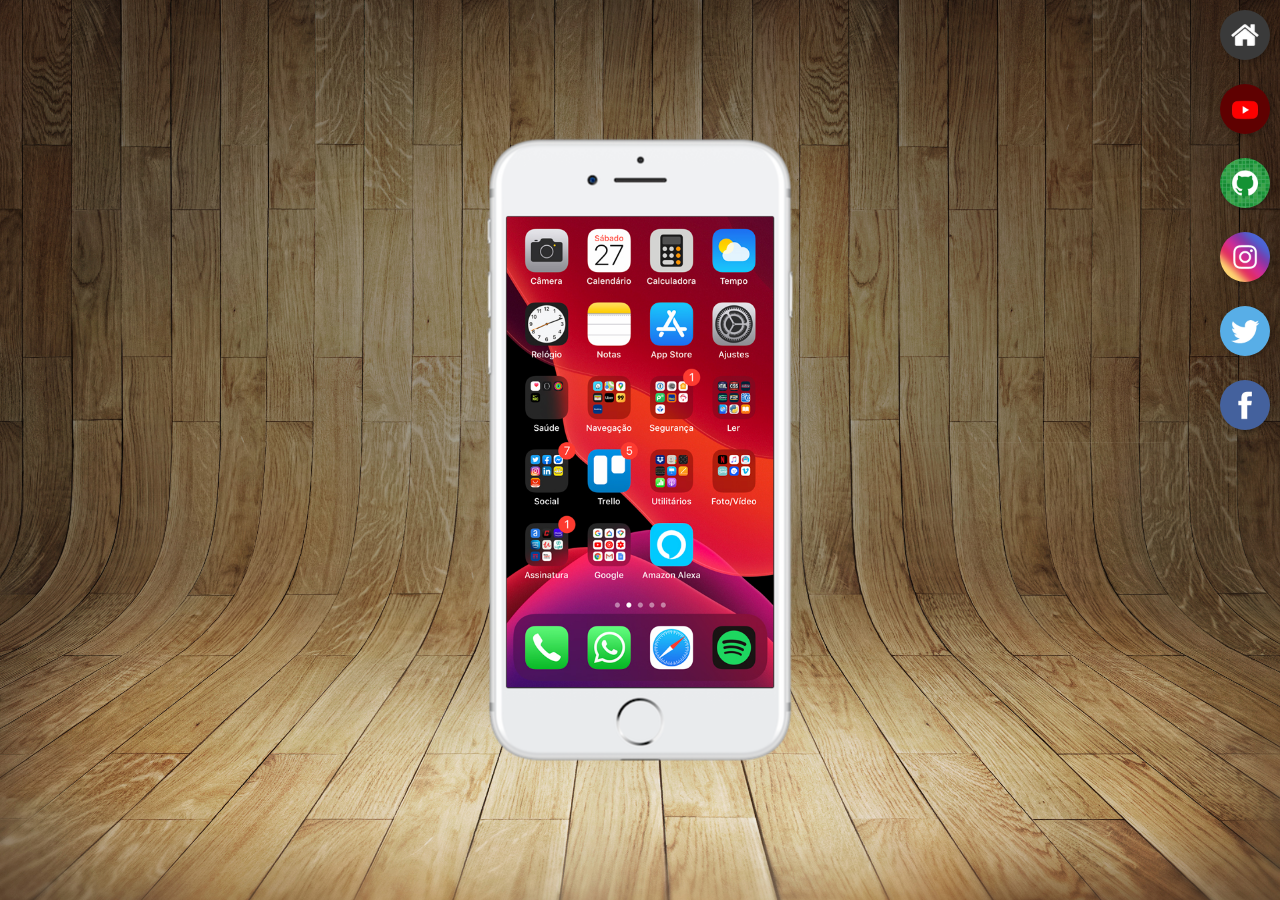
<file: index.html>
<!DOCTYPE html>
<html lang="pt-br">
<head>
    <meta charset="UTF-8">
    <meta name="viewport" content="width=device-width, initial-scale=1.0">
    <link rel="shortcut icon" href="favicon.ico" type="image/x-icon">
    <link rel="stylesheet" href="estilos/style.css">
    <title>Projeto Redes Sociais</title>
</head>
<body>
    <main>
        <section id="telefone">
            <iframe src="home.html" name="tela" id="tela" frameborder="0">
                Seu navegador não é compativel com isso.
            </iframe>
        </section>
        <section id="redes-sociais">
            <a href="home.html" target="tela"><img src="imagens/logo-home.jpg" alt="Home"></a><br>
            <a href="youtube.html" target="tela"><img src="imagens/logo-youtube.jpg" alt="YouTube"></a><br>
            <a href="github.html" target="tela"><img src="imagens/logo-github.jpg" alt="GitHub"></a><br>
            <a href="instagram.html" target="tela"><img src="imagens/logo-instagram.jpg" alt="Instagram"></a><br>
            <a href="twitter.html" target="tela"><img src="imagens/logo-twitter.jpg" alt="Twitter"></a><br>
            <a href="facebook.html" target="tela"><img src="imagens/logo-facebook.jpg" alt="Facebook"></a>
        </section>
    </main>
</body>
</html>
</file>
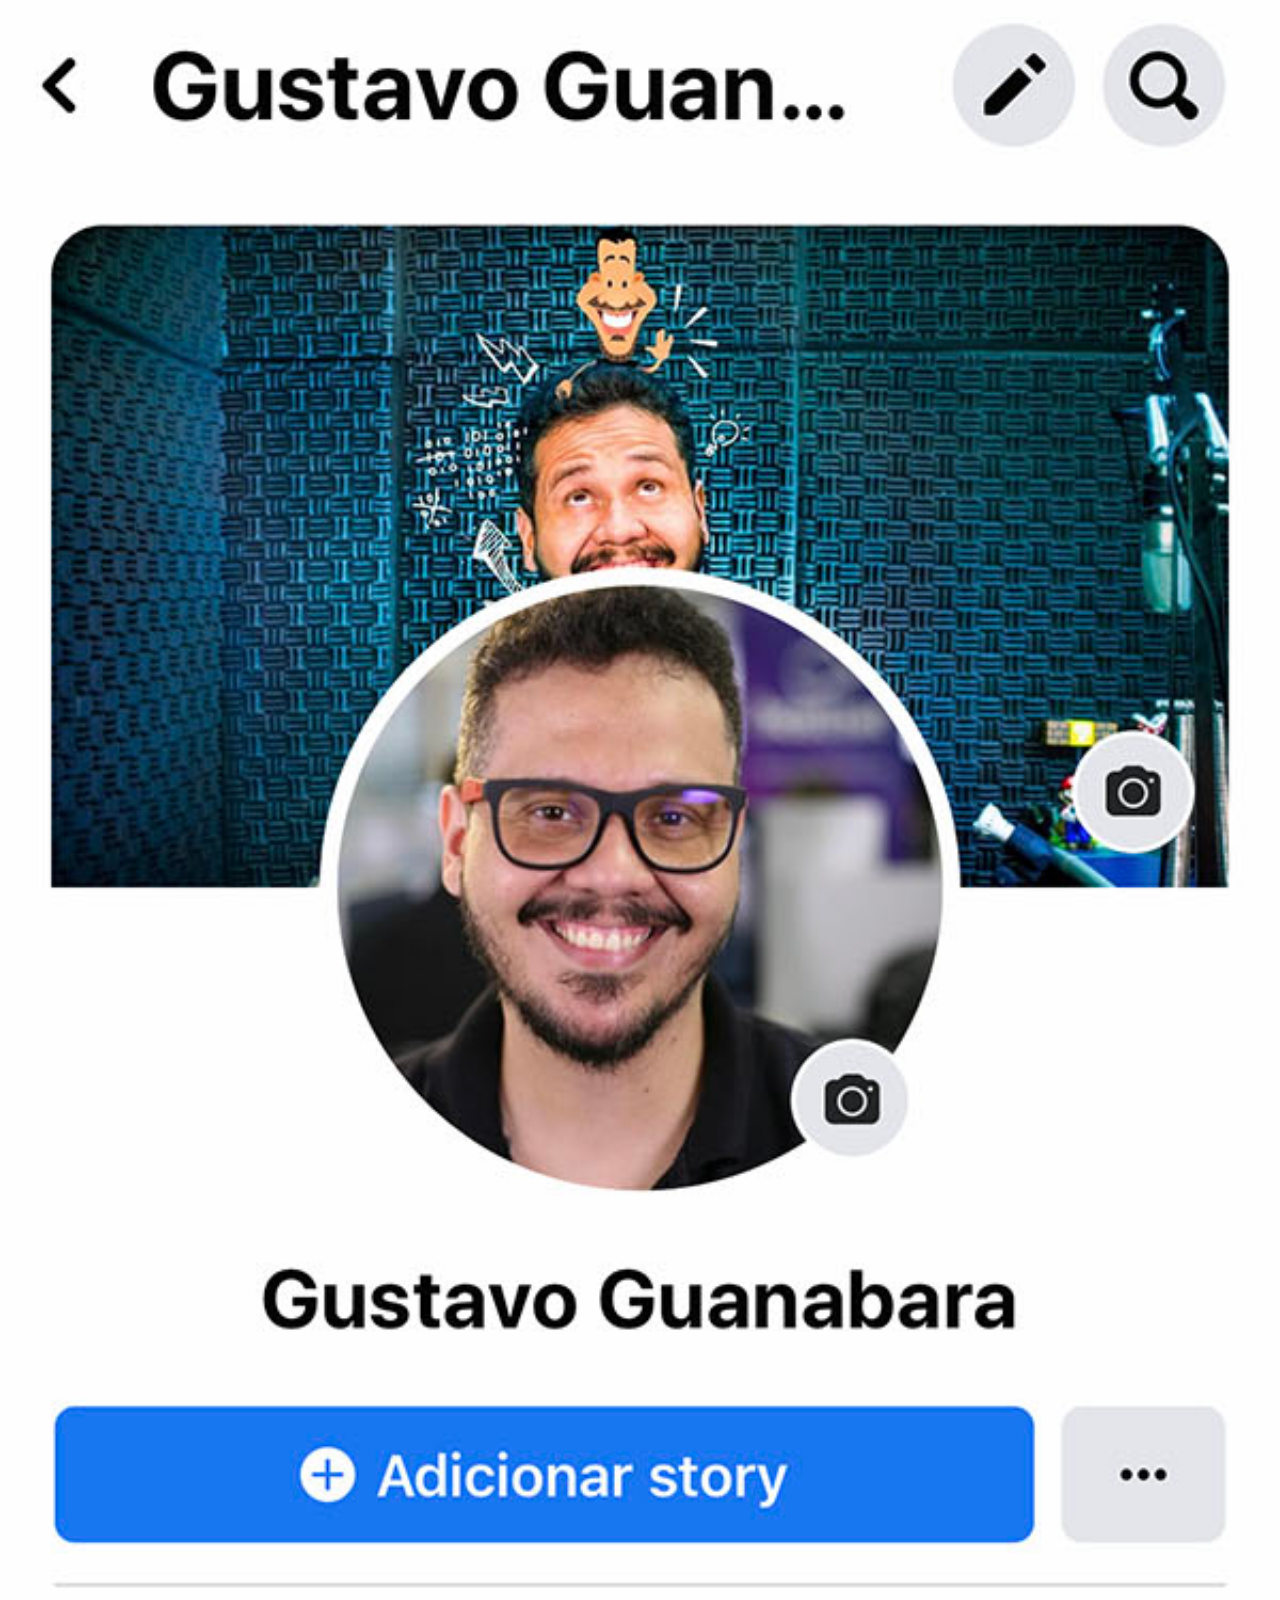
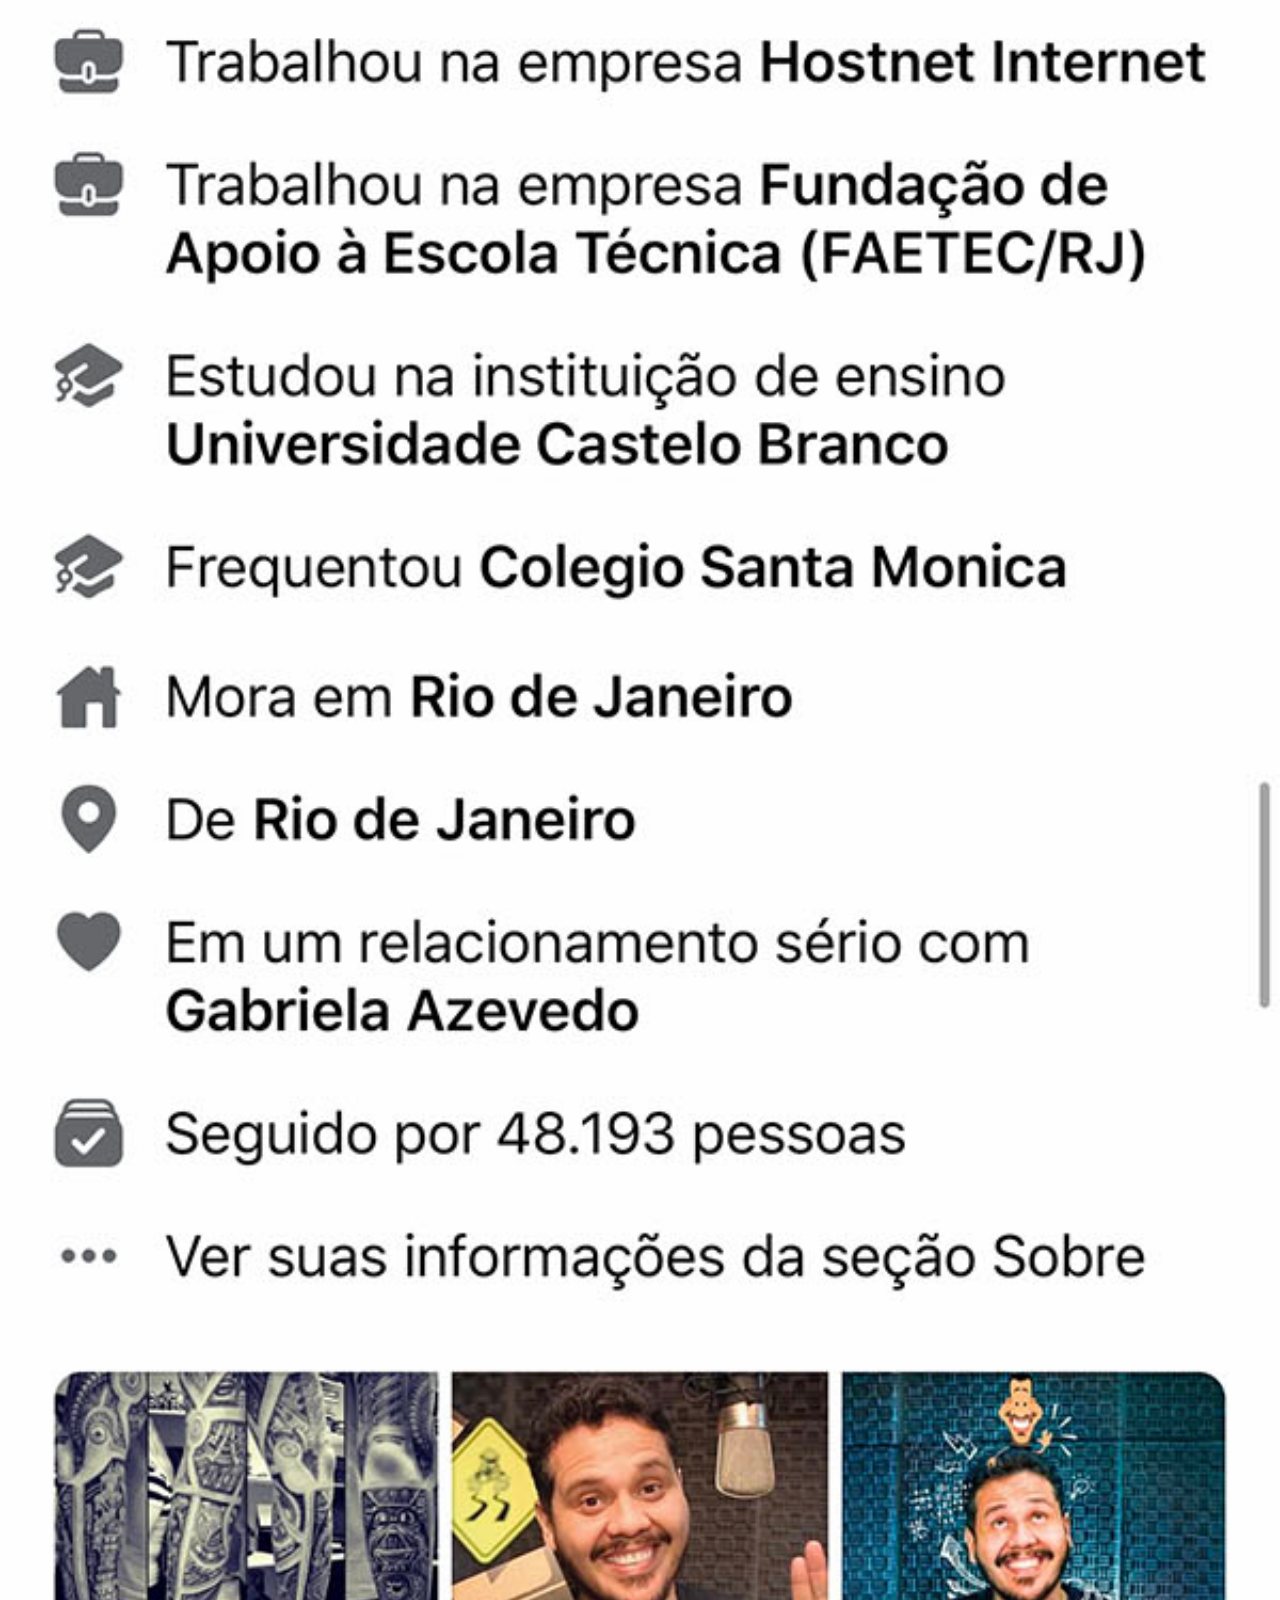
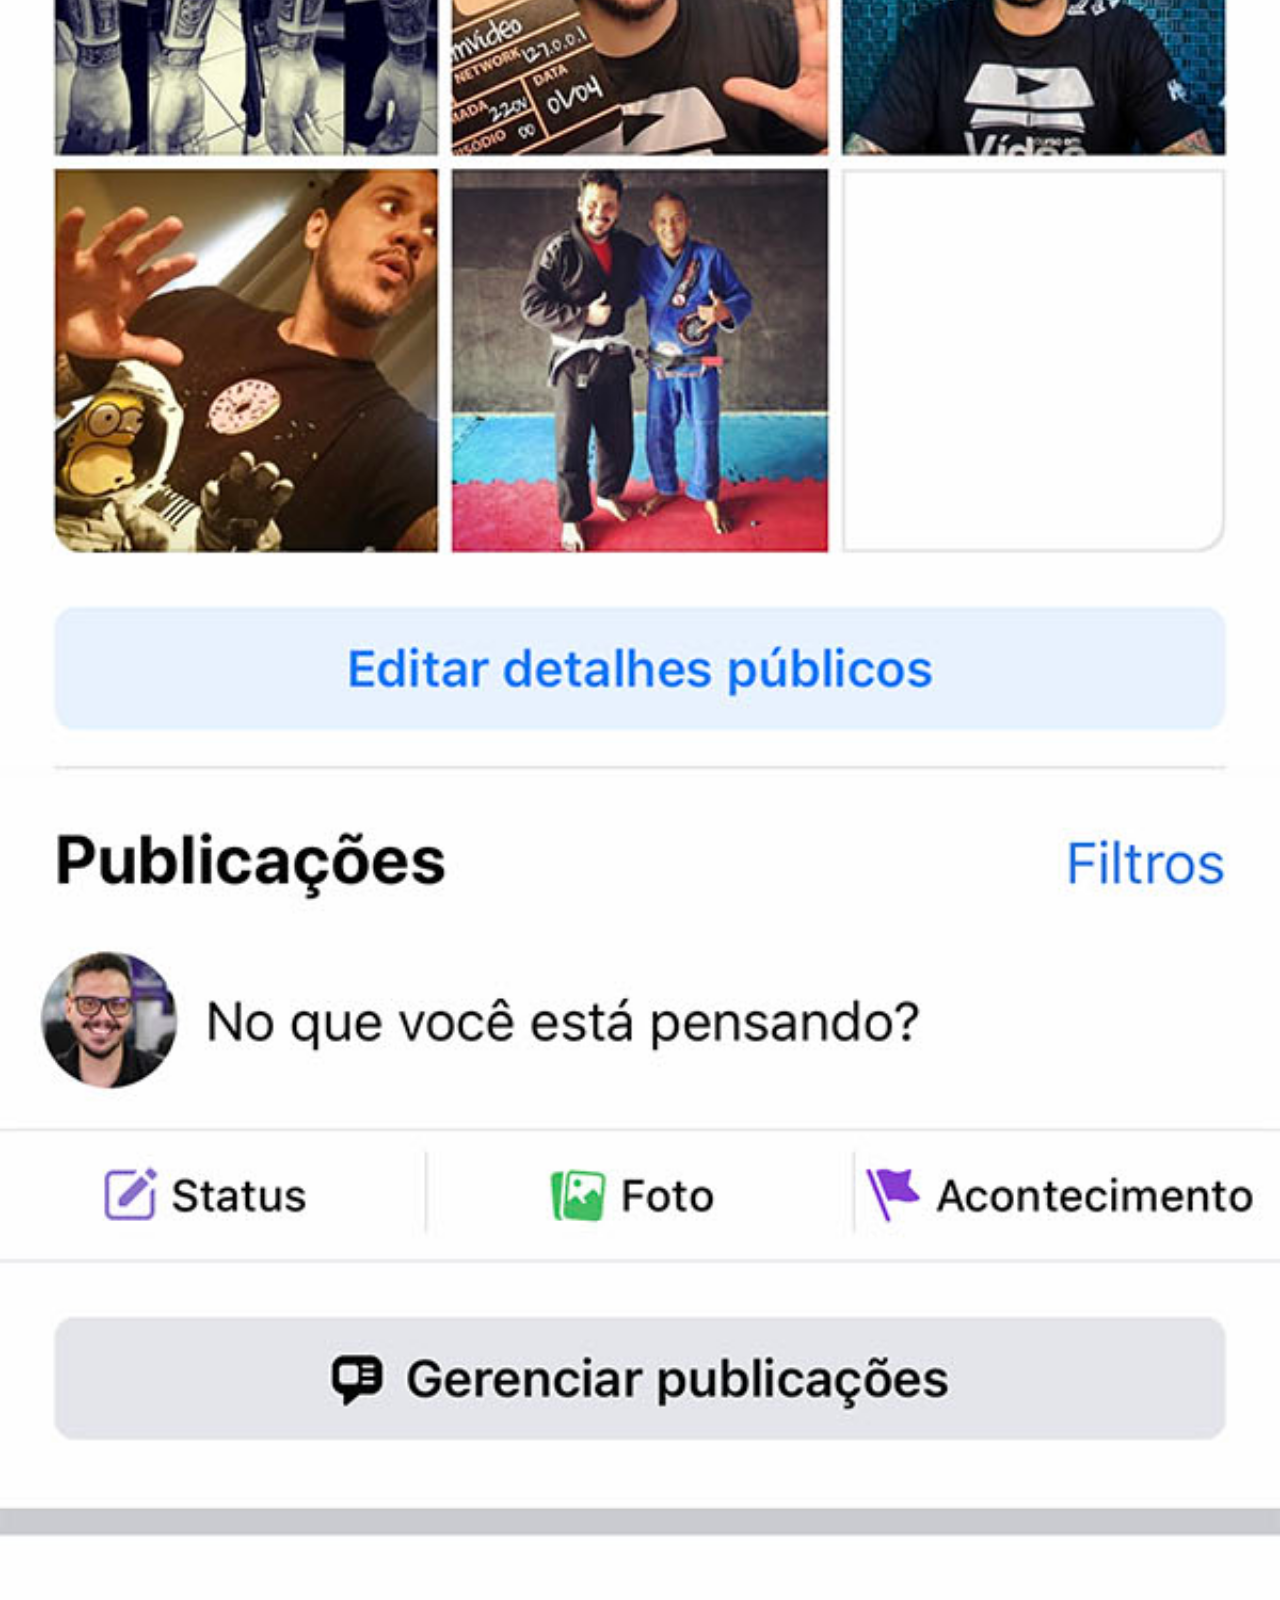
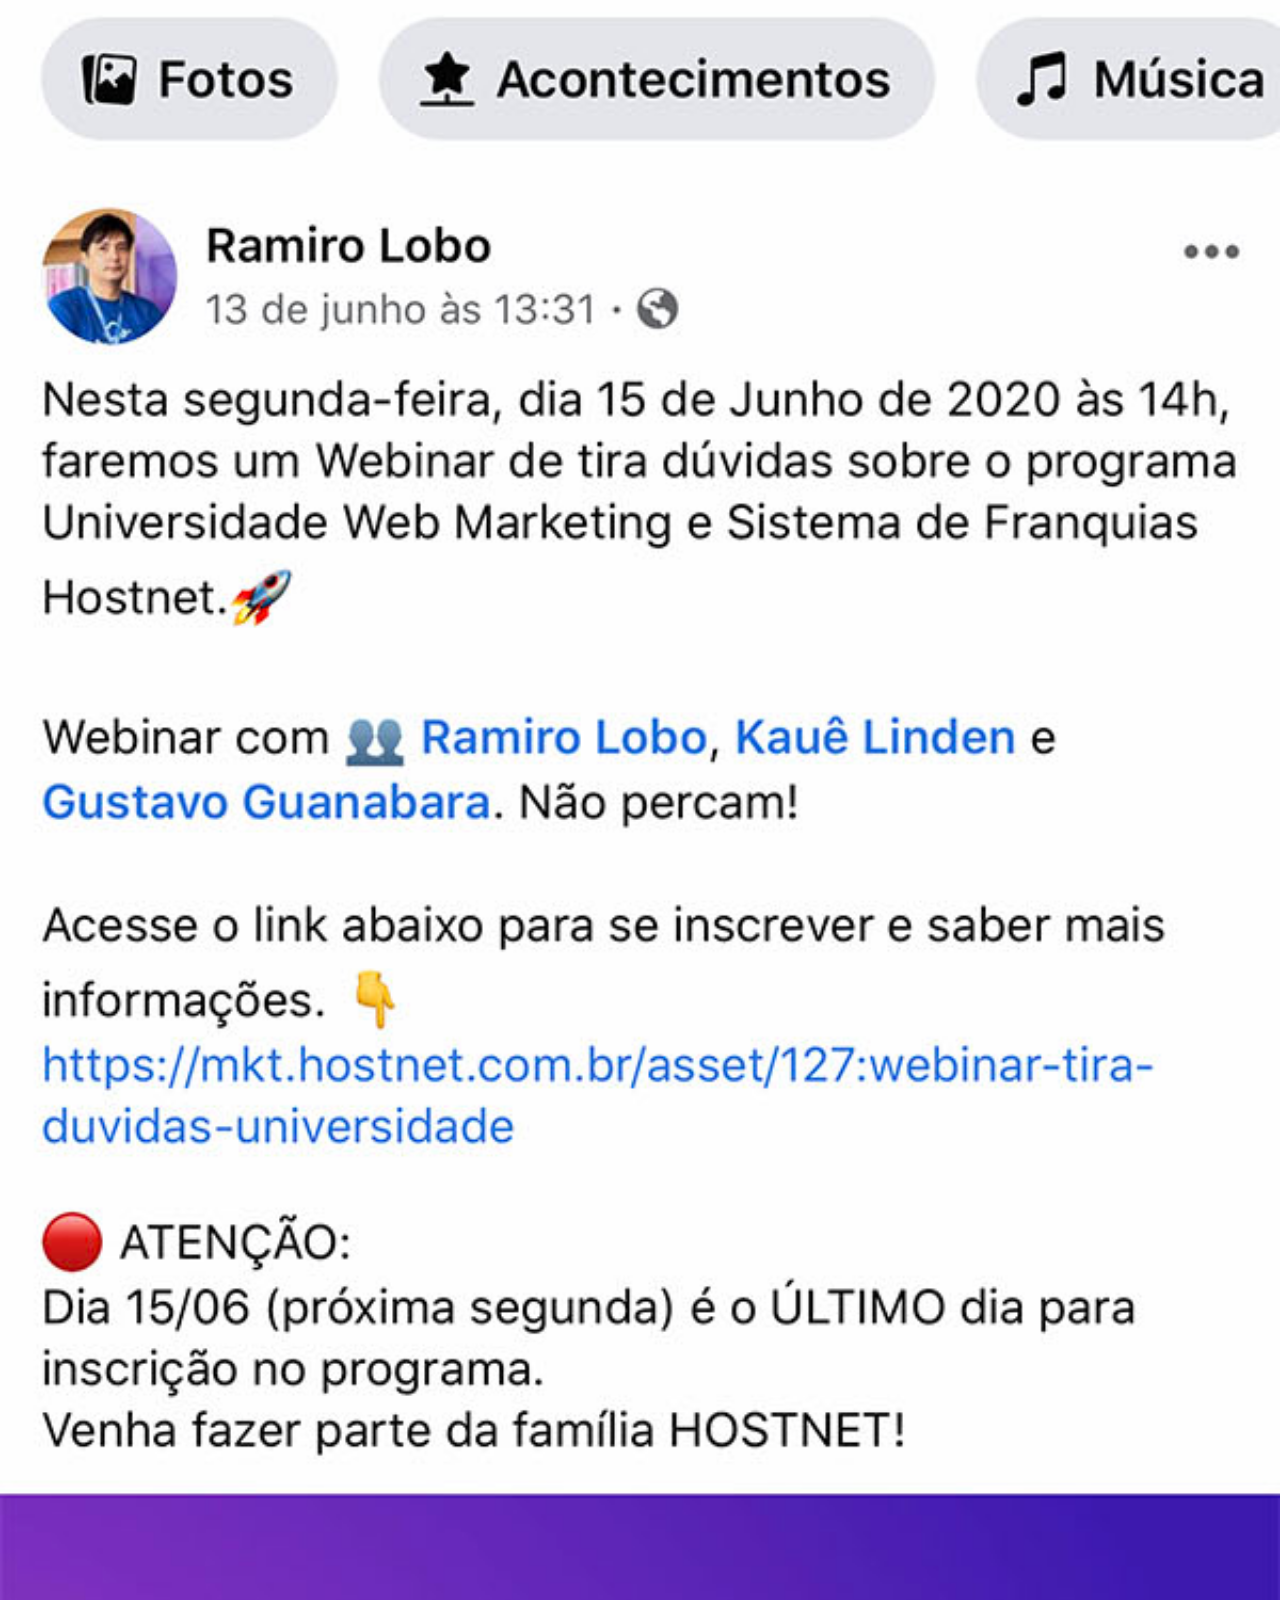
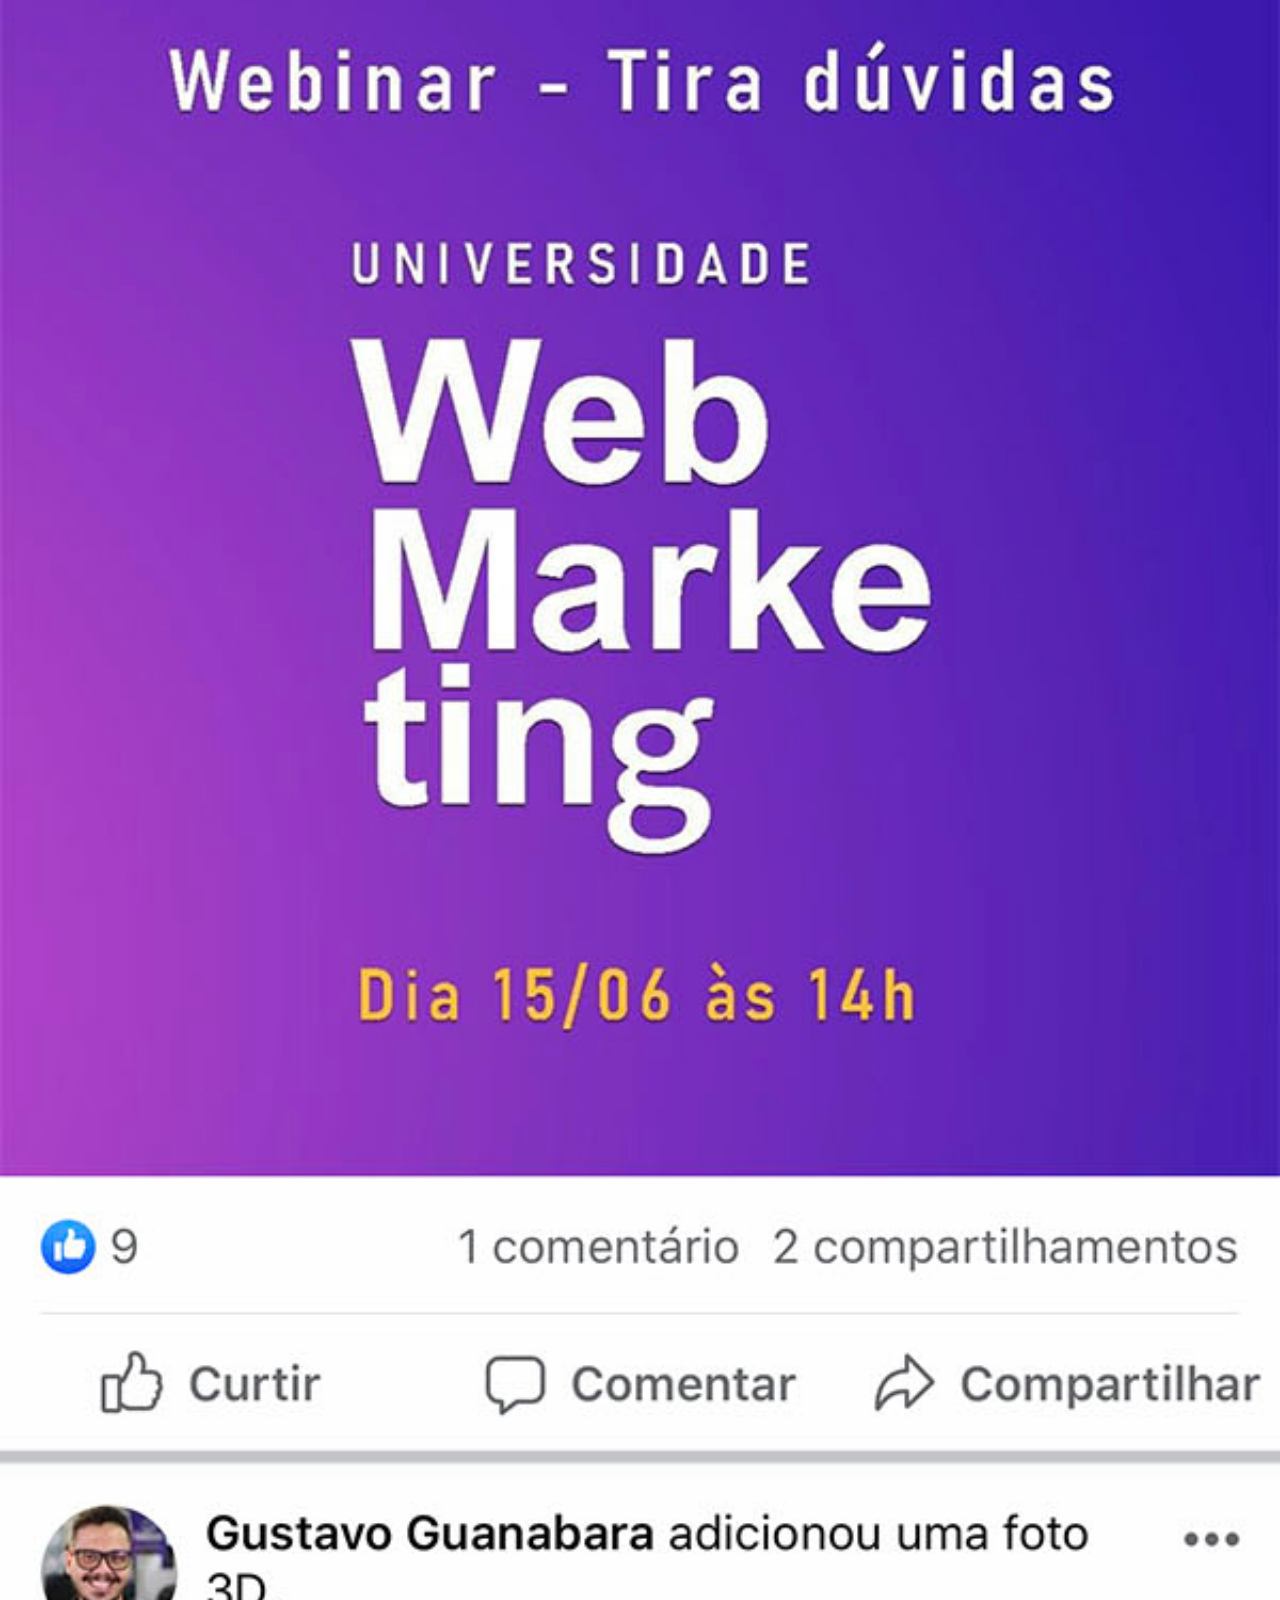
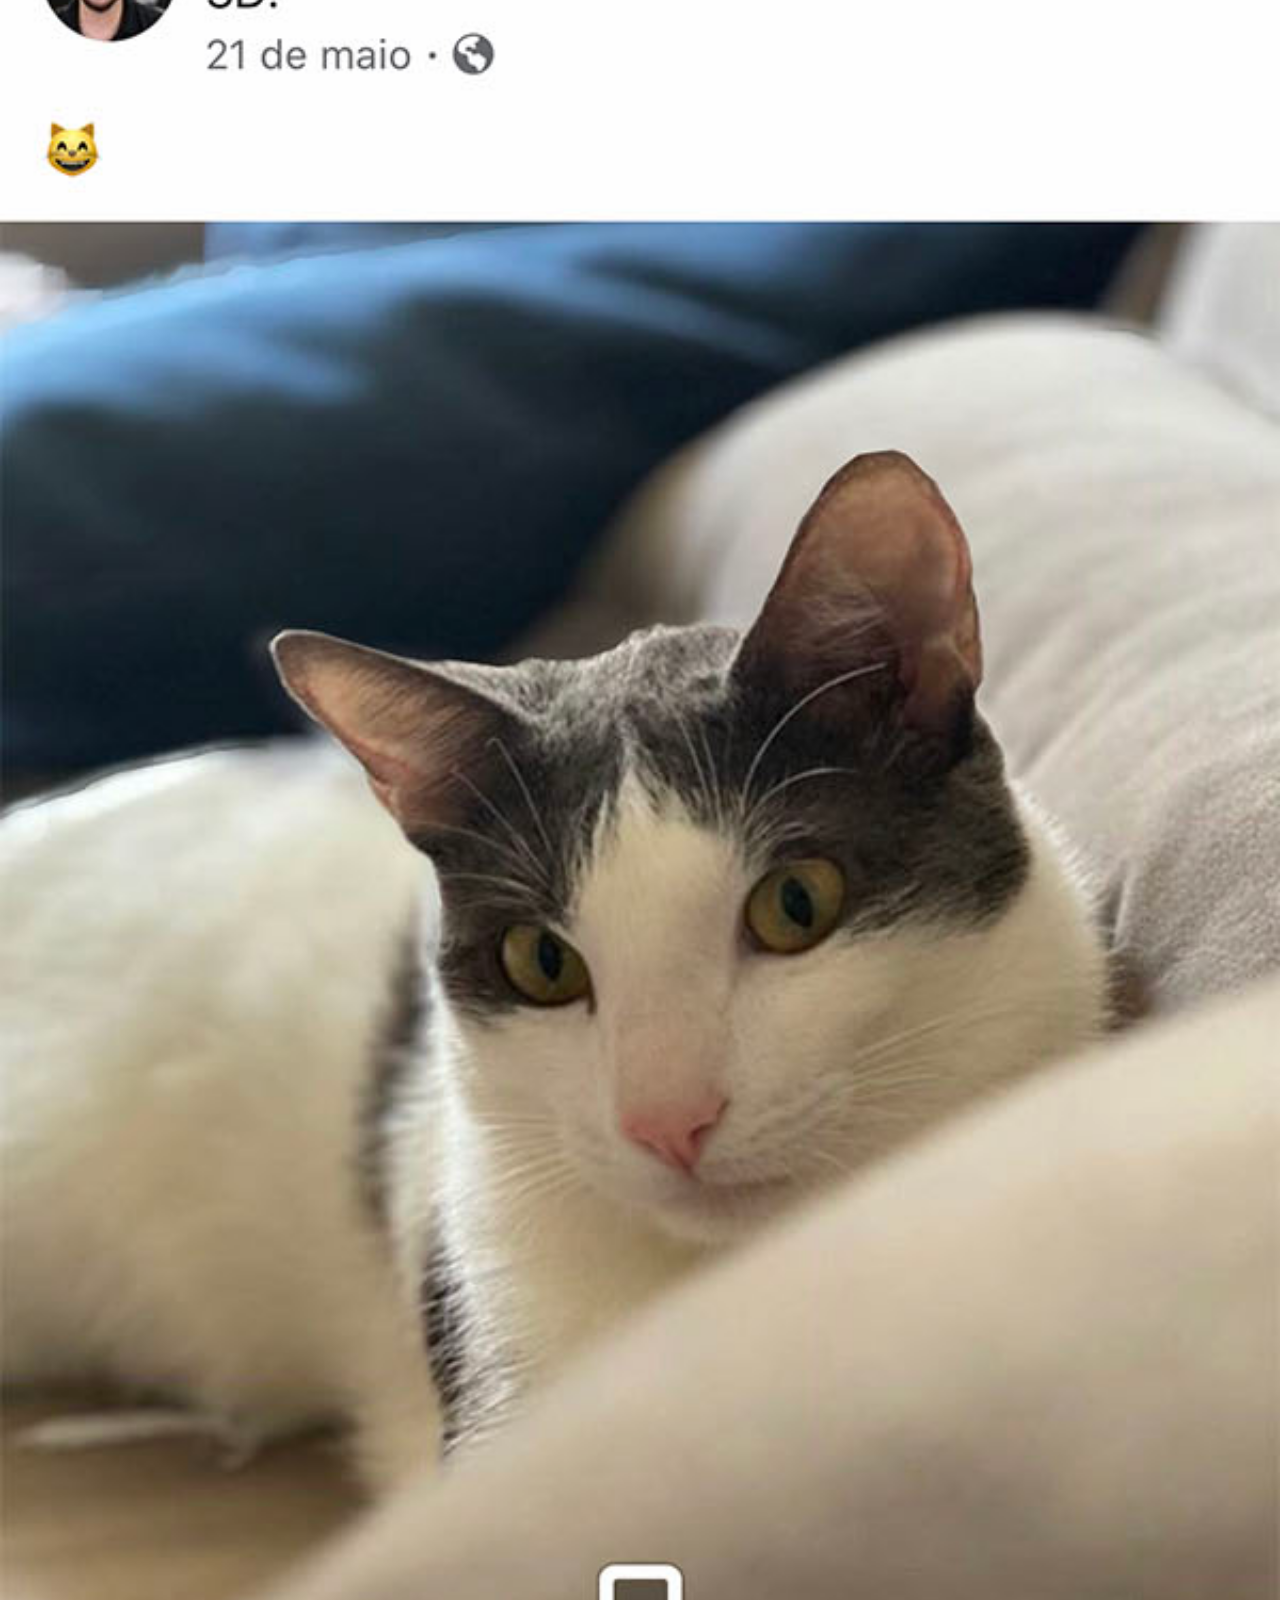
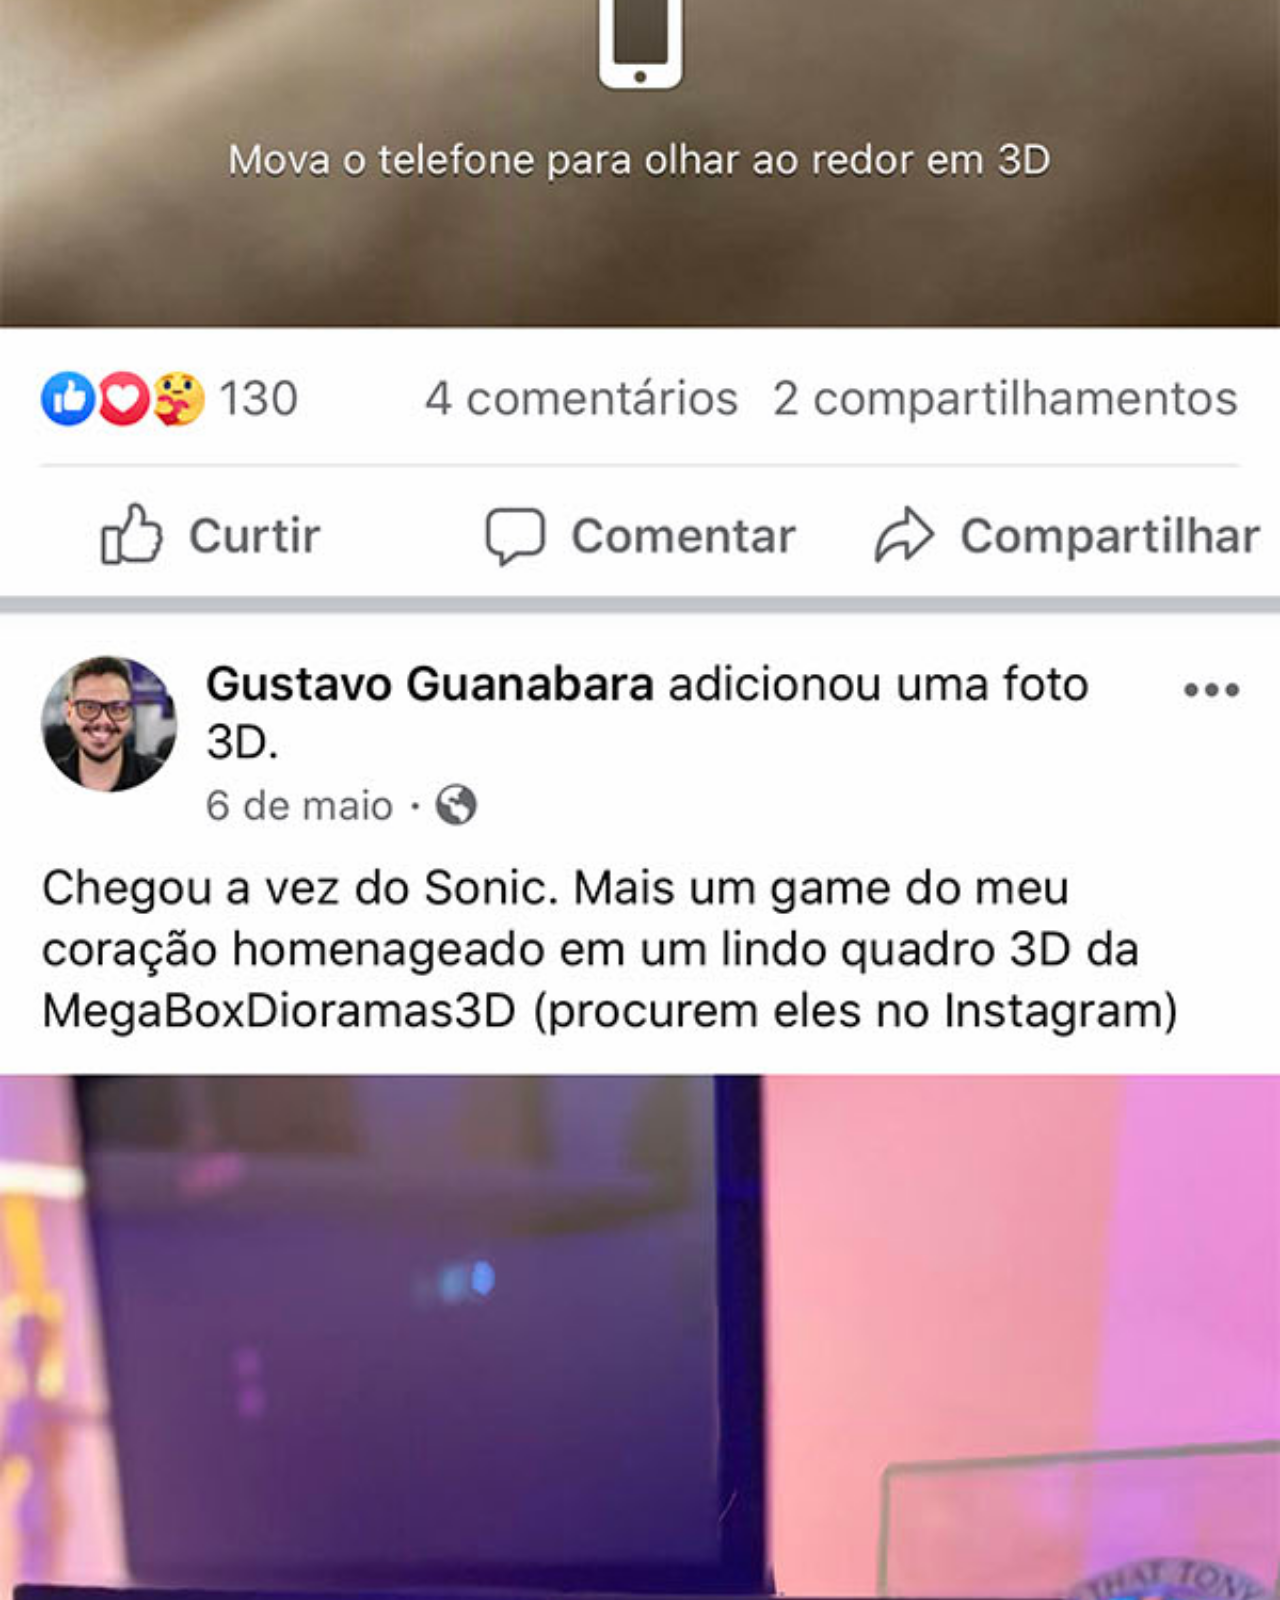
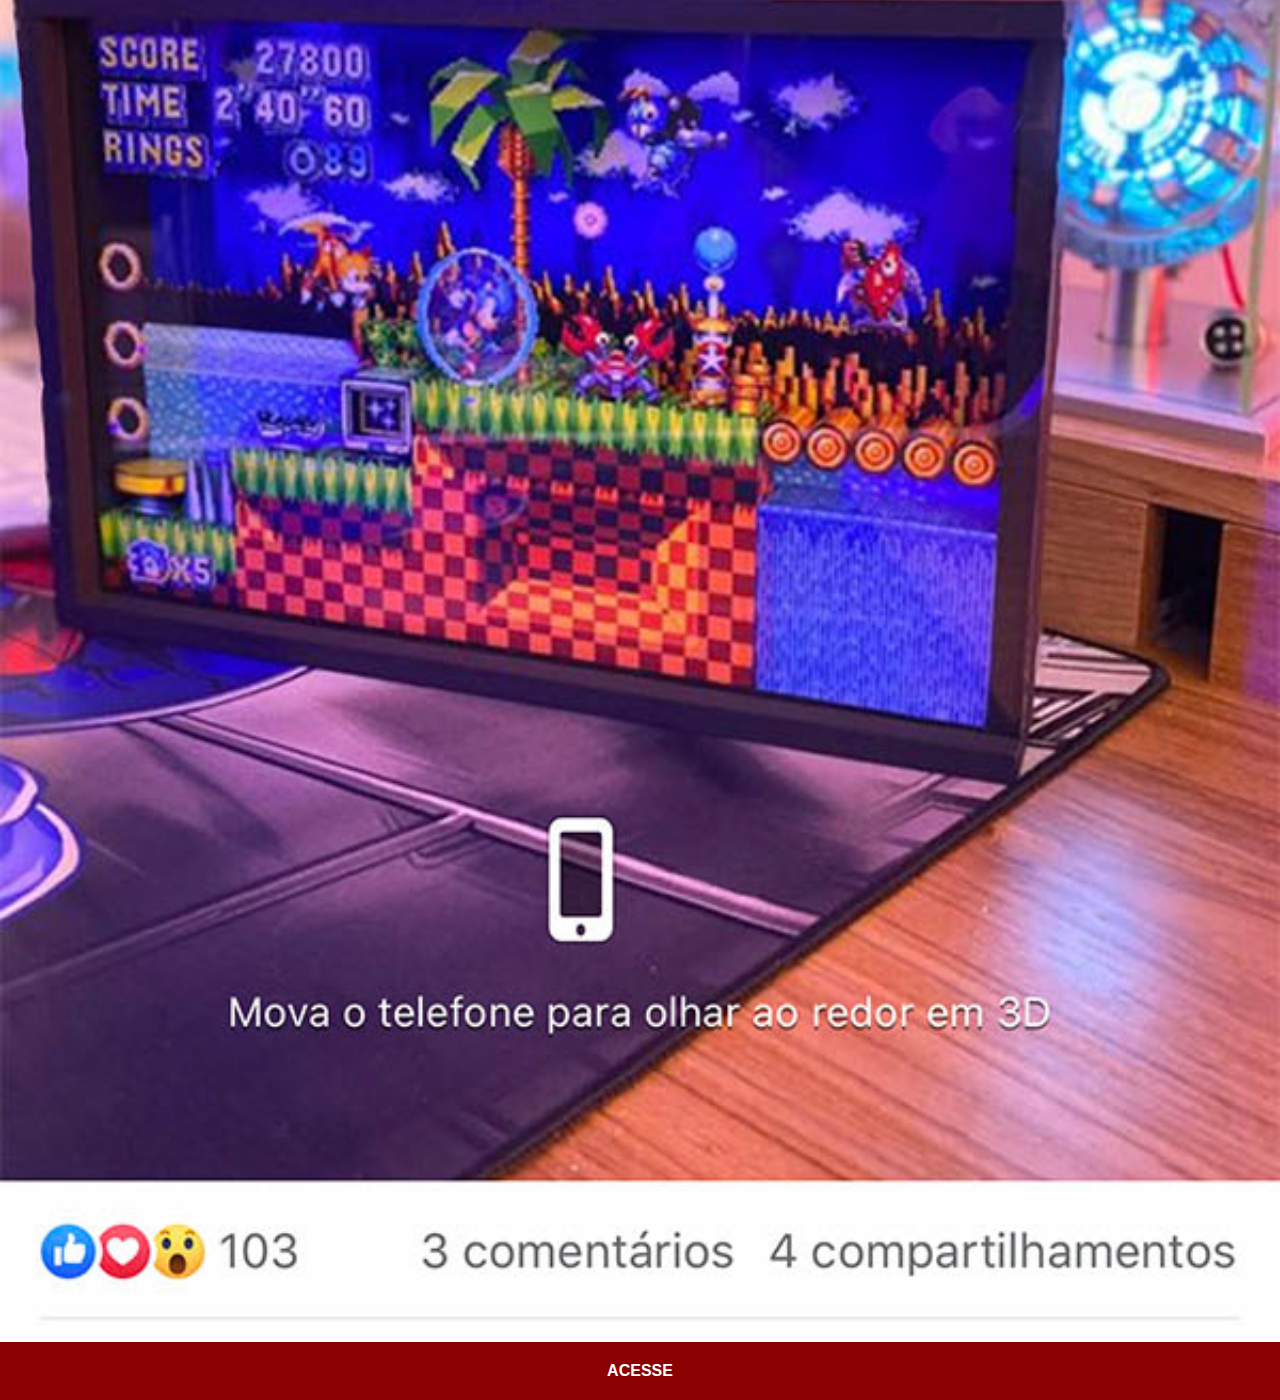
<file: facebook.html>
<!DOCTYPE html>
<html lang="pt-br">
<head>
    <meta charset="UTF-8">
    <meta name="viewport" content="width=device-width, initial-scale=1.0">
    <title>Facebook</title>
    <link rel="stylesheet" href="estilos/social.css">
</head>
<body>
    <img src="imagens/tela-facebook.jpg" alt="Facebook">
    <a href="https://www.facebook.com/?stype=lo&flo=1&deoia=1&jlou=AfeteNTH13xbBcB2L4P7E4YCO9mruwaw6DgIJOl_1zMJuoWkkAl_kPR4r4xlIeEJD2bAoDOtN4cRL4qDenByfoFxzRnVLj3jFl4N1VIyS_P1Rw&smuh=7949&lh=Ac8T5JmzbGz8Ojwv6vE" target="_blank">ACESSE</a>
</body>
</html>
</file>
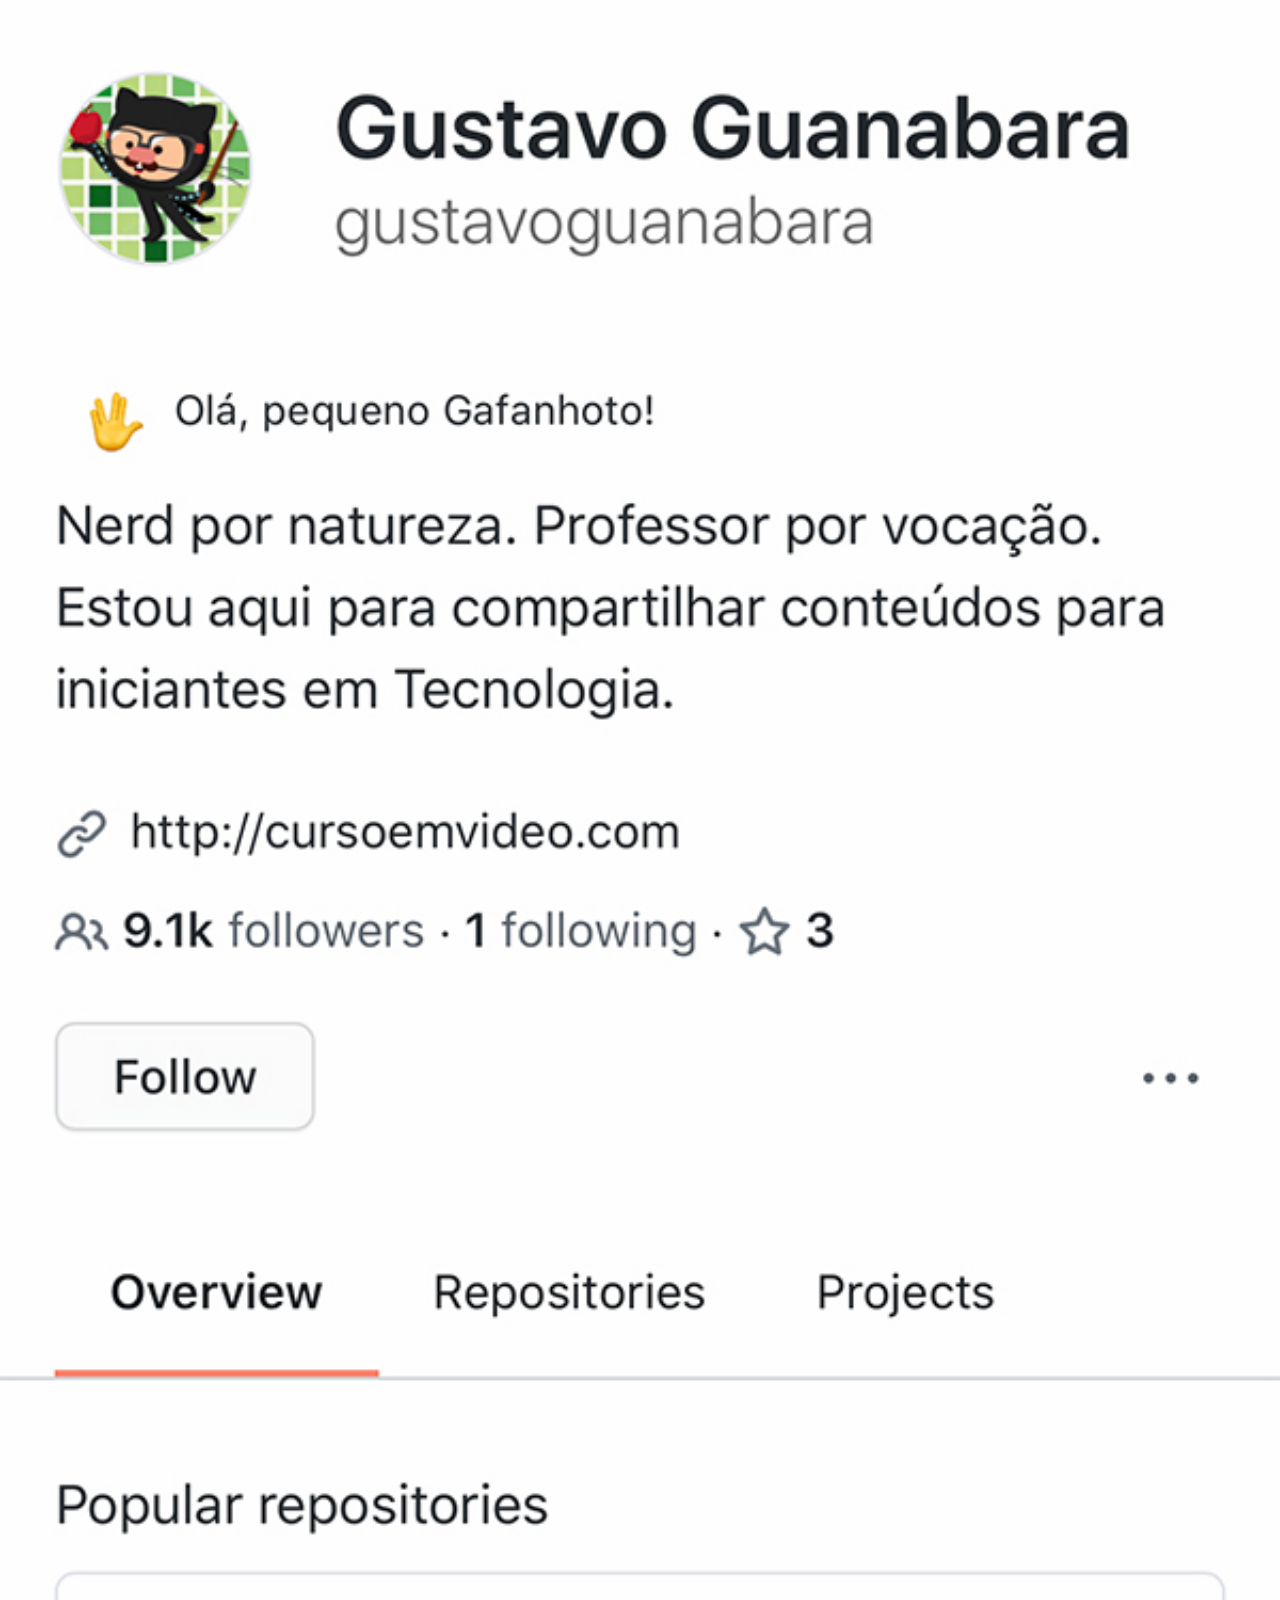
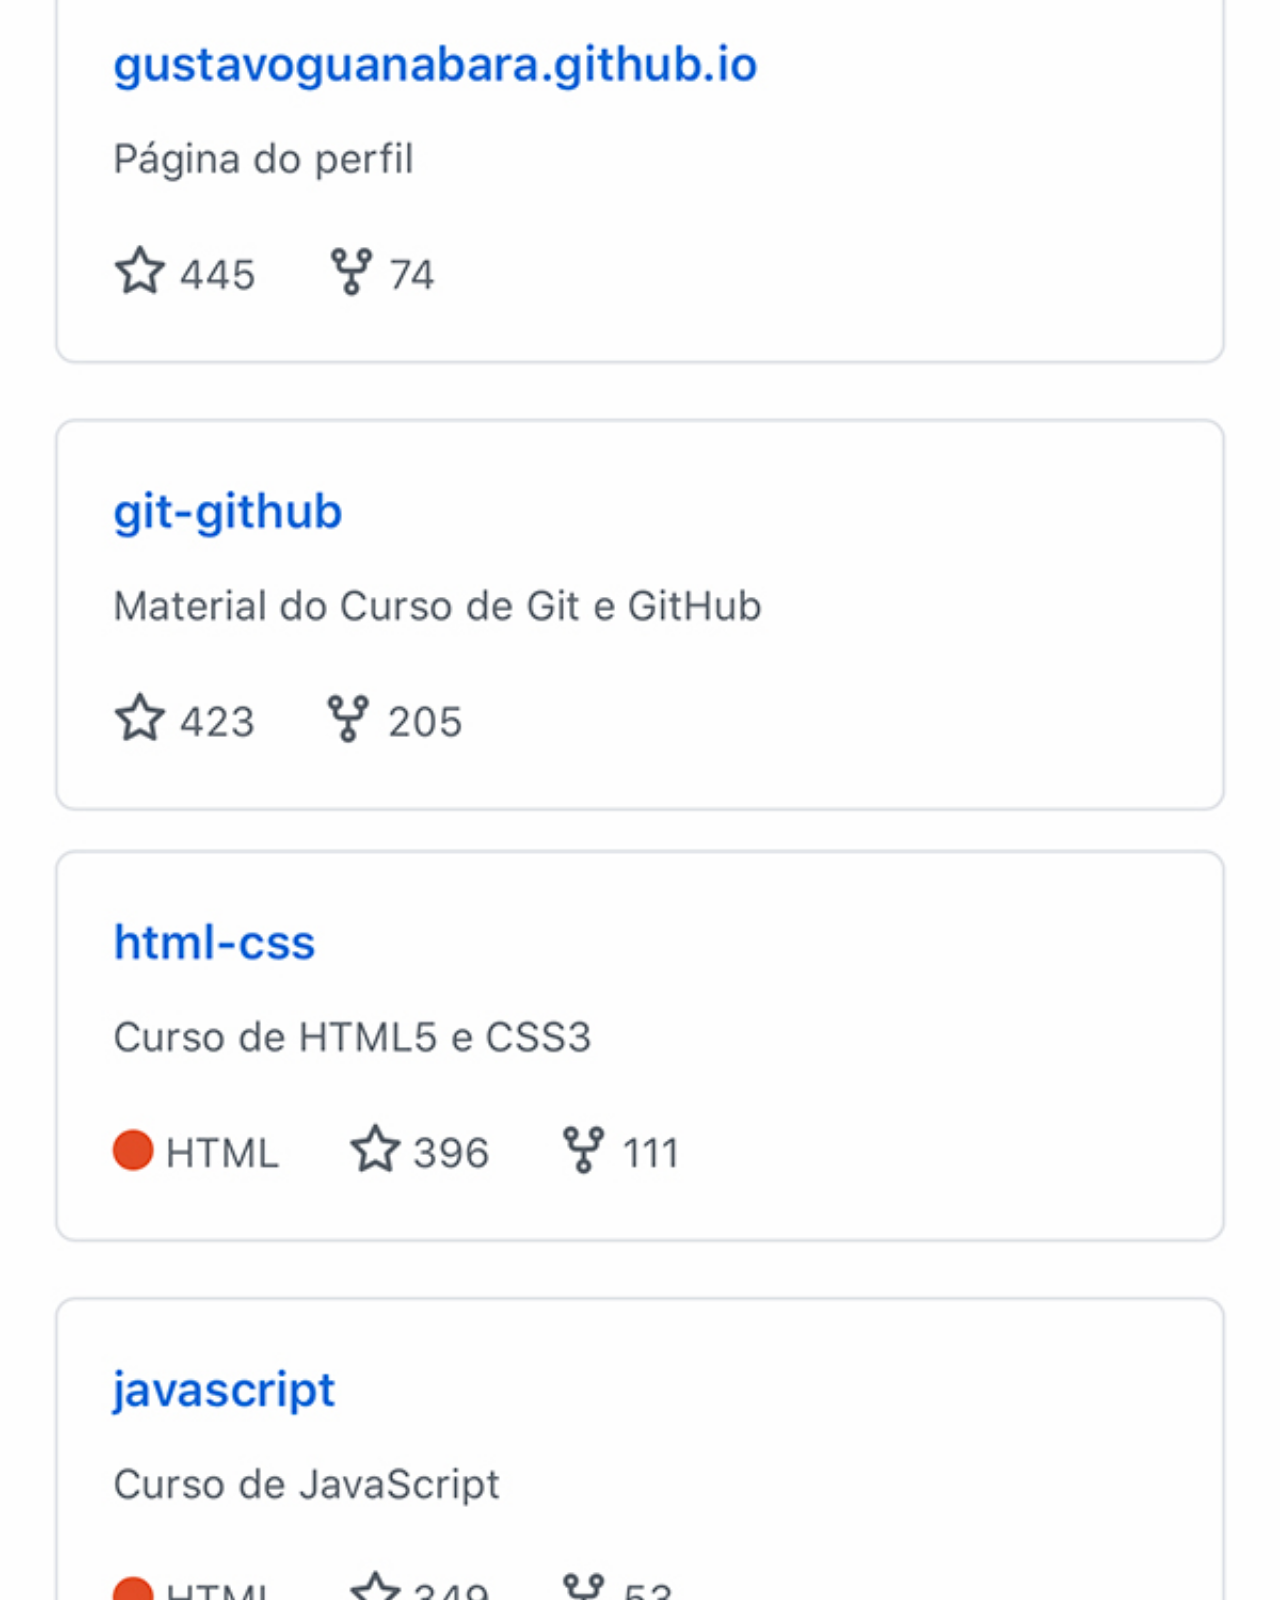
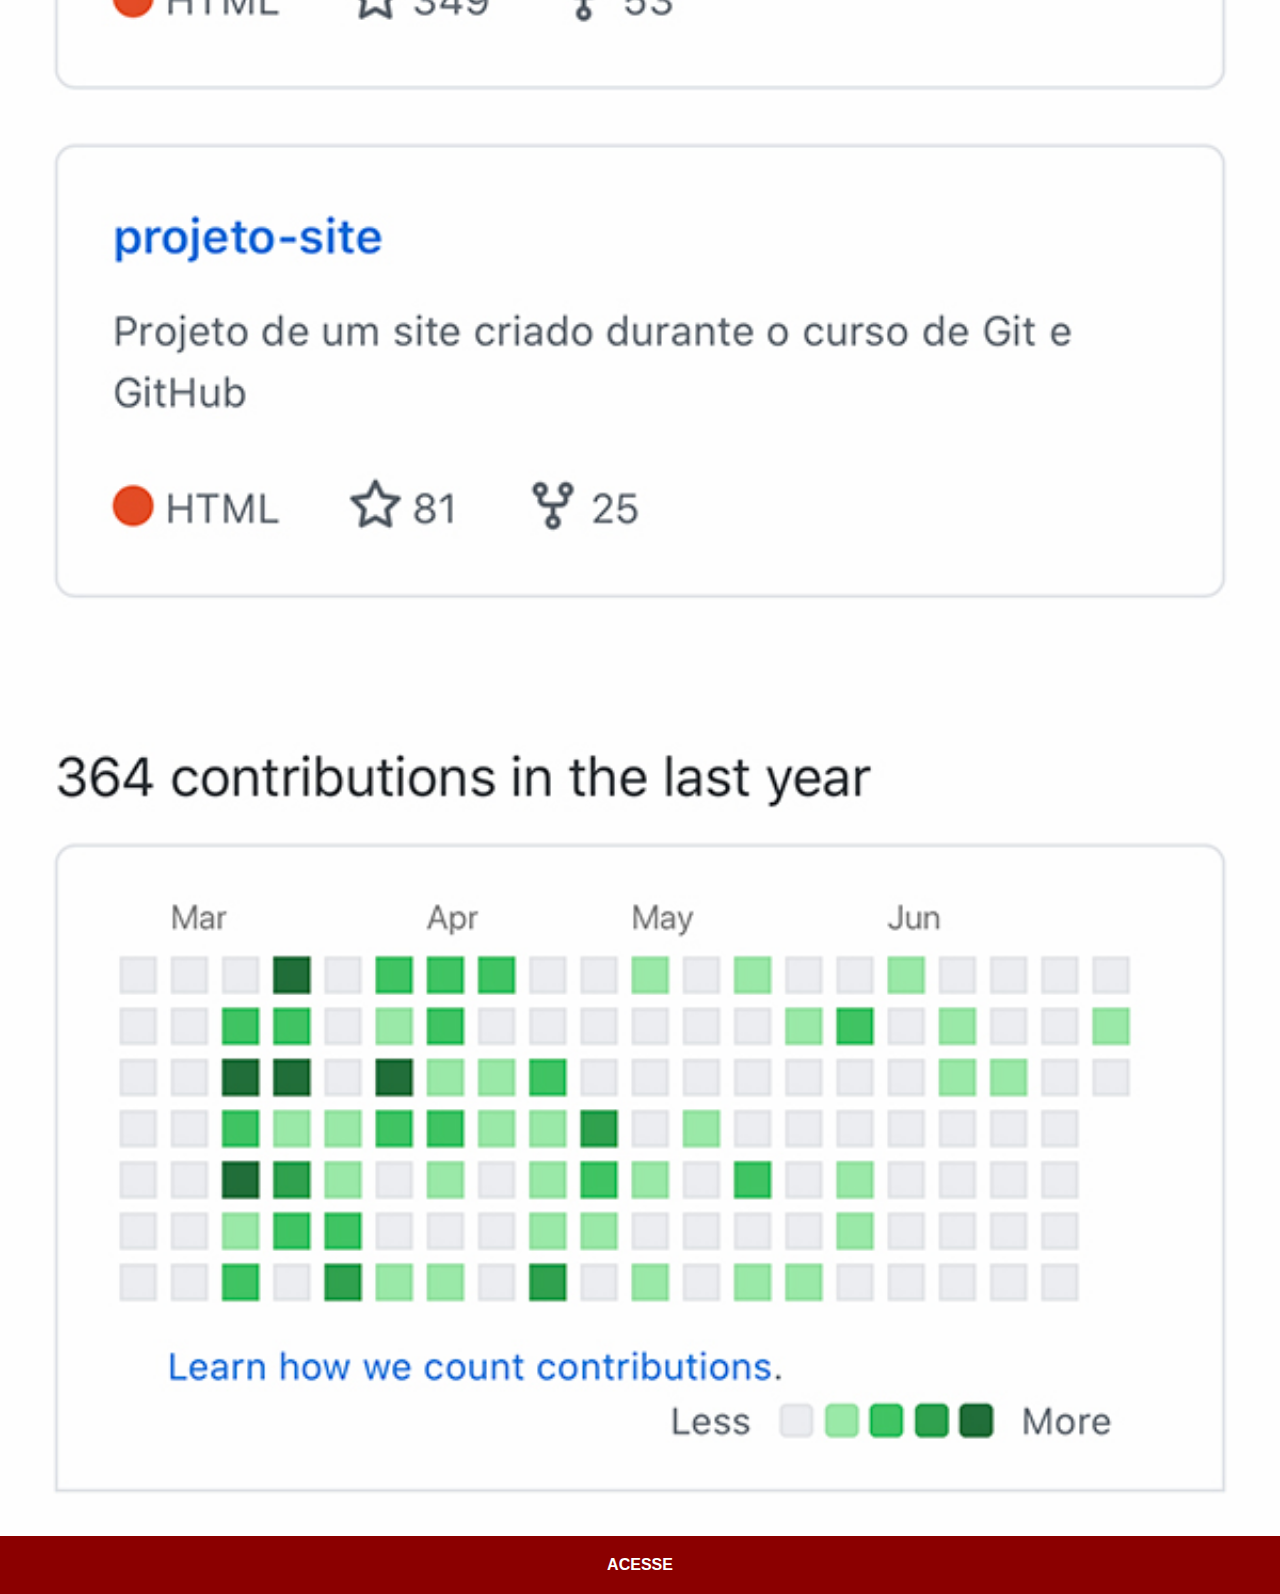
<file: github.html>
<!DOCTYPE html>
<html lang="pt-br">
<head>
    <meta charset="UTF-8">
    <meta name="viewport" content="width=device-width, initial-scale=1.0">
    <title>GitHub</title>
    <link rel="stylesheet" href="estilos/social.css">
</head>
<body>
    <img src="imagens/tela-github.jpg" alt="GitHub">
    <a href="https://github.com/joaofelipecode" target="_blank">ACESSE</a>
</body>
</html>
</file>
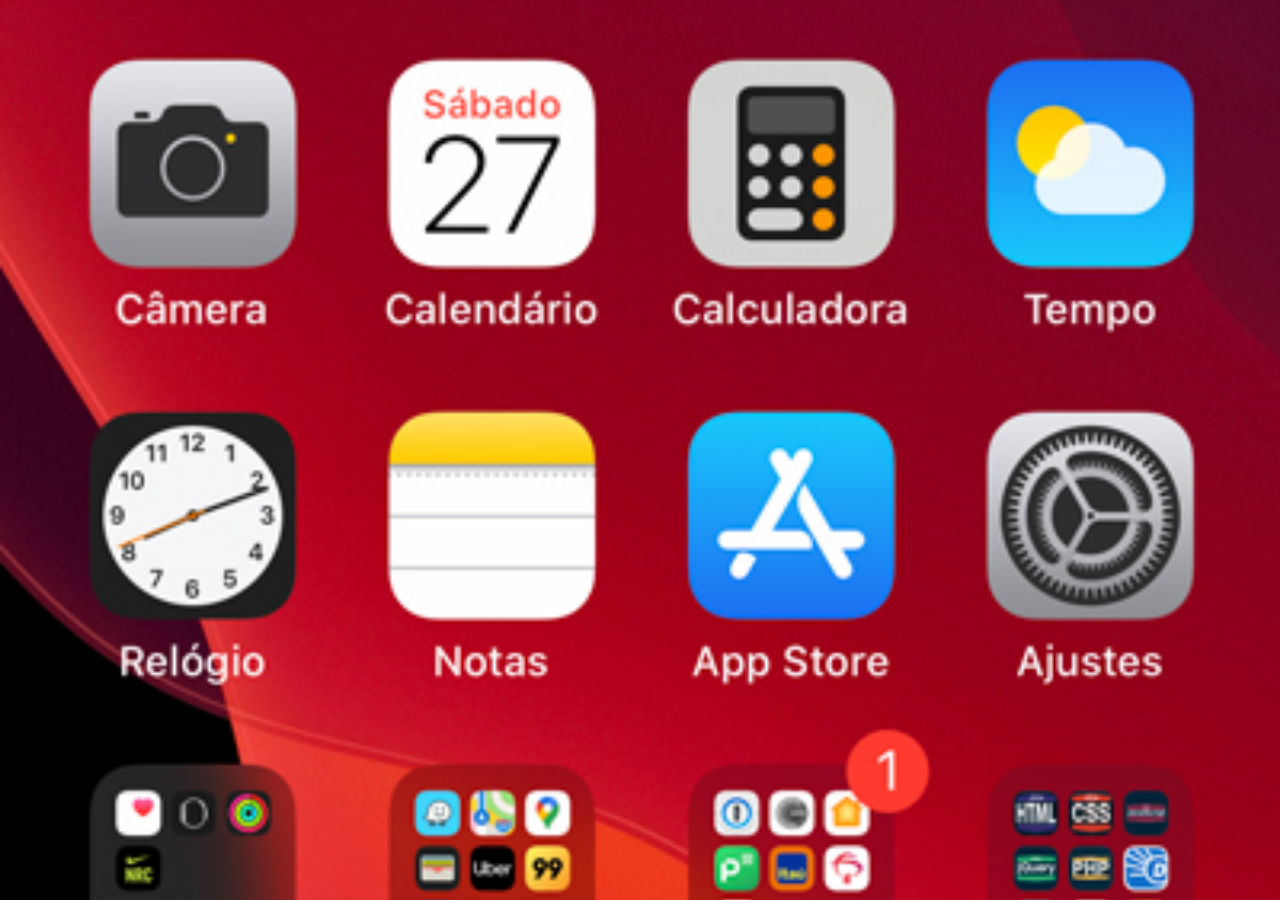
<file: home.html>
<!DOCTYPE html>
<html lang="pt-br">
<head>
    <meta charset="UTF-8">
    <meta name="viewport" content="width=device-width, initial-scale=1.0">
    <title>Home</title>
</head>
<style>
    * {
        margin: 0px;
        padding: 0px;
    }

    body {
        width: 100vw;
        height: 100vh;
        background: black url('imagens/tela-home.jpg') no-repeat top center;
        background-size: cover;
    }
</style>
<body>
    
</body>
</html>
</file>
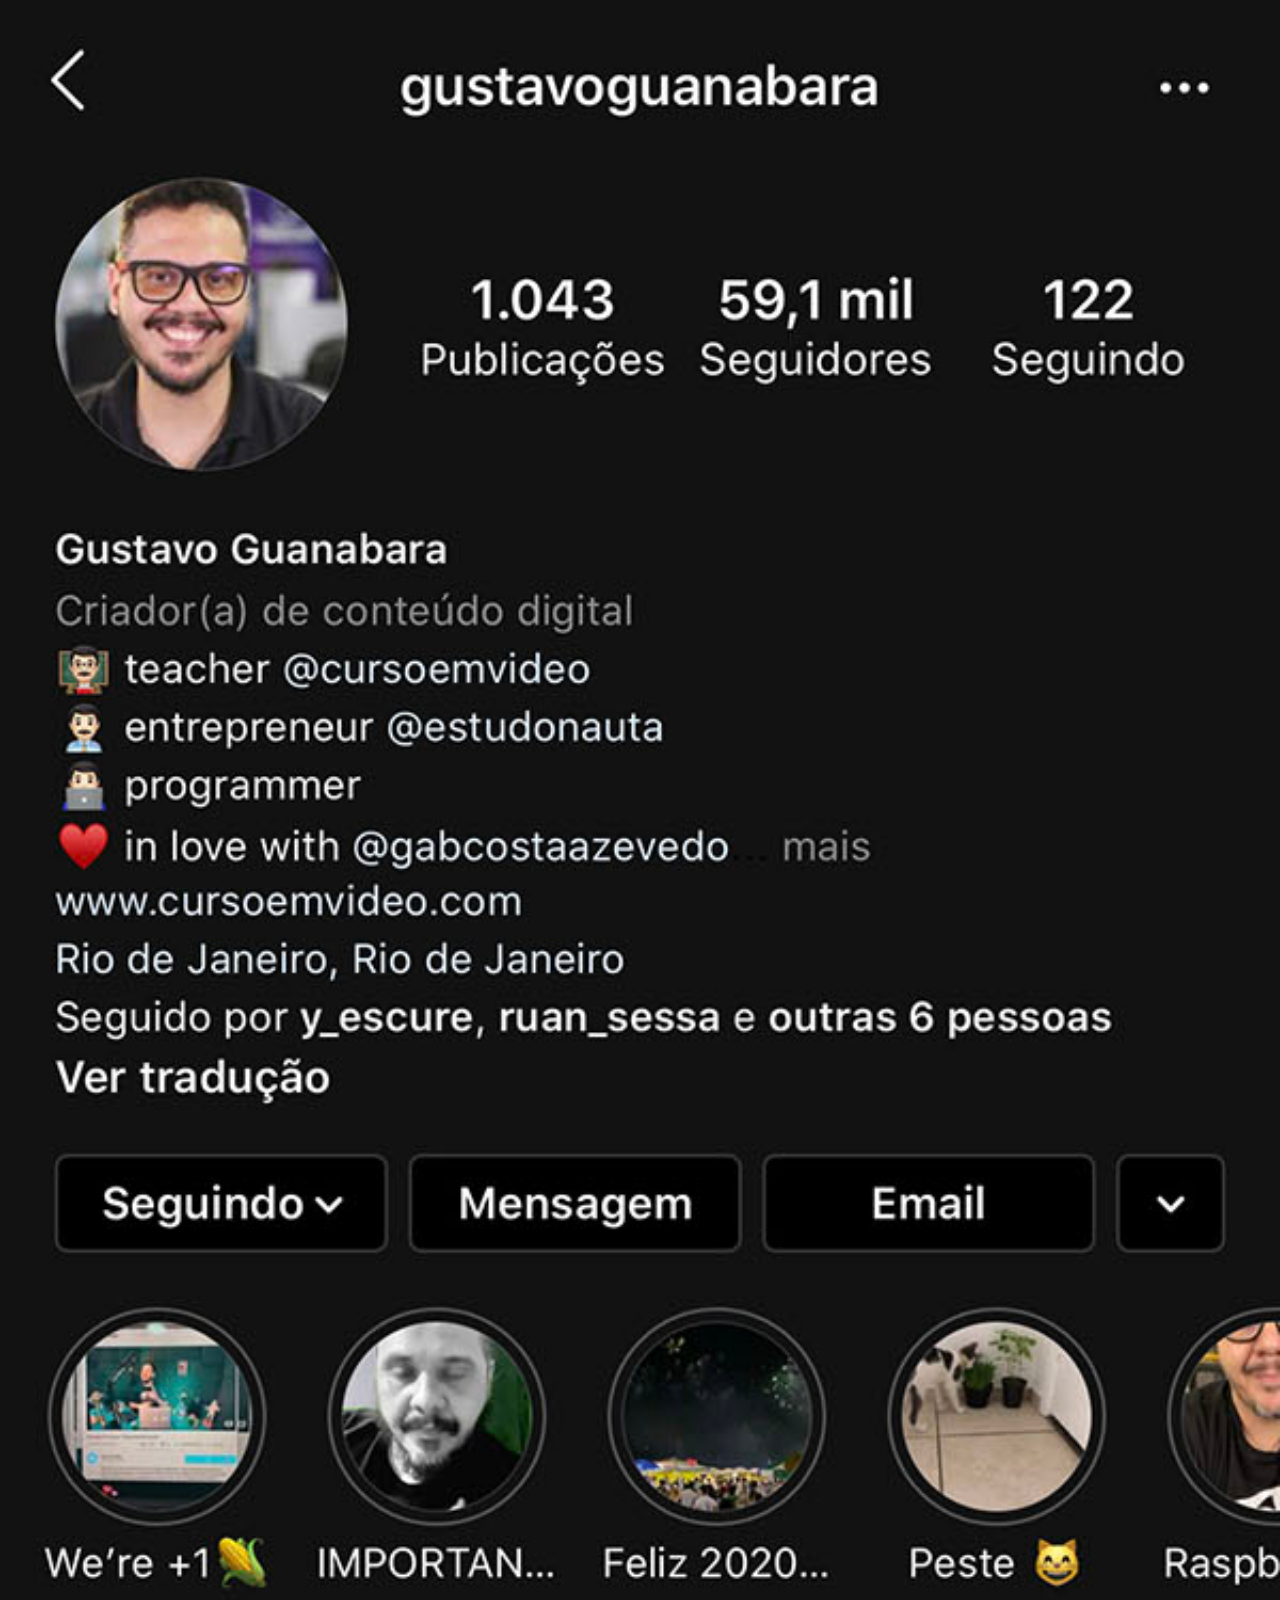
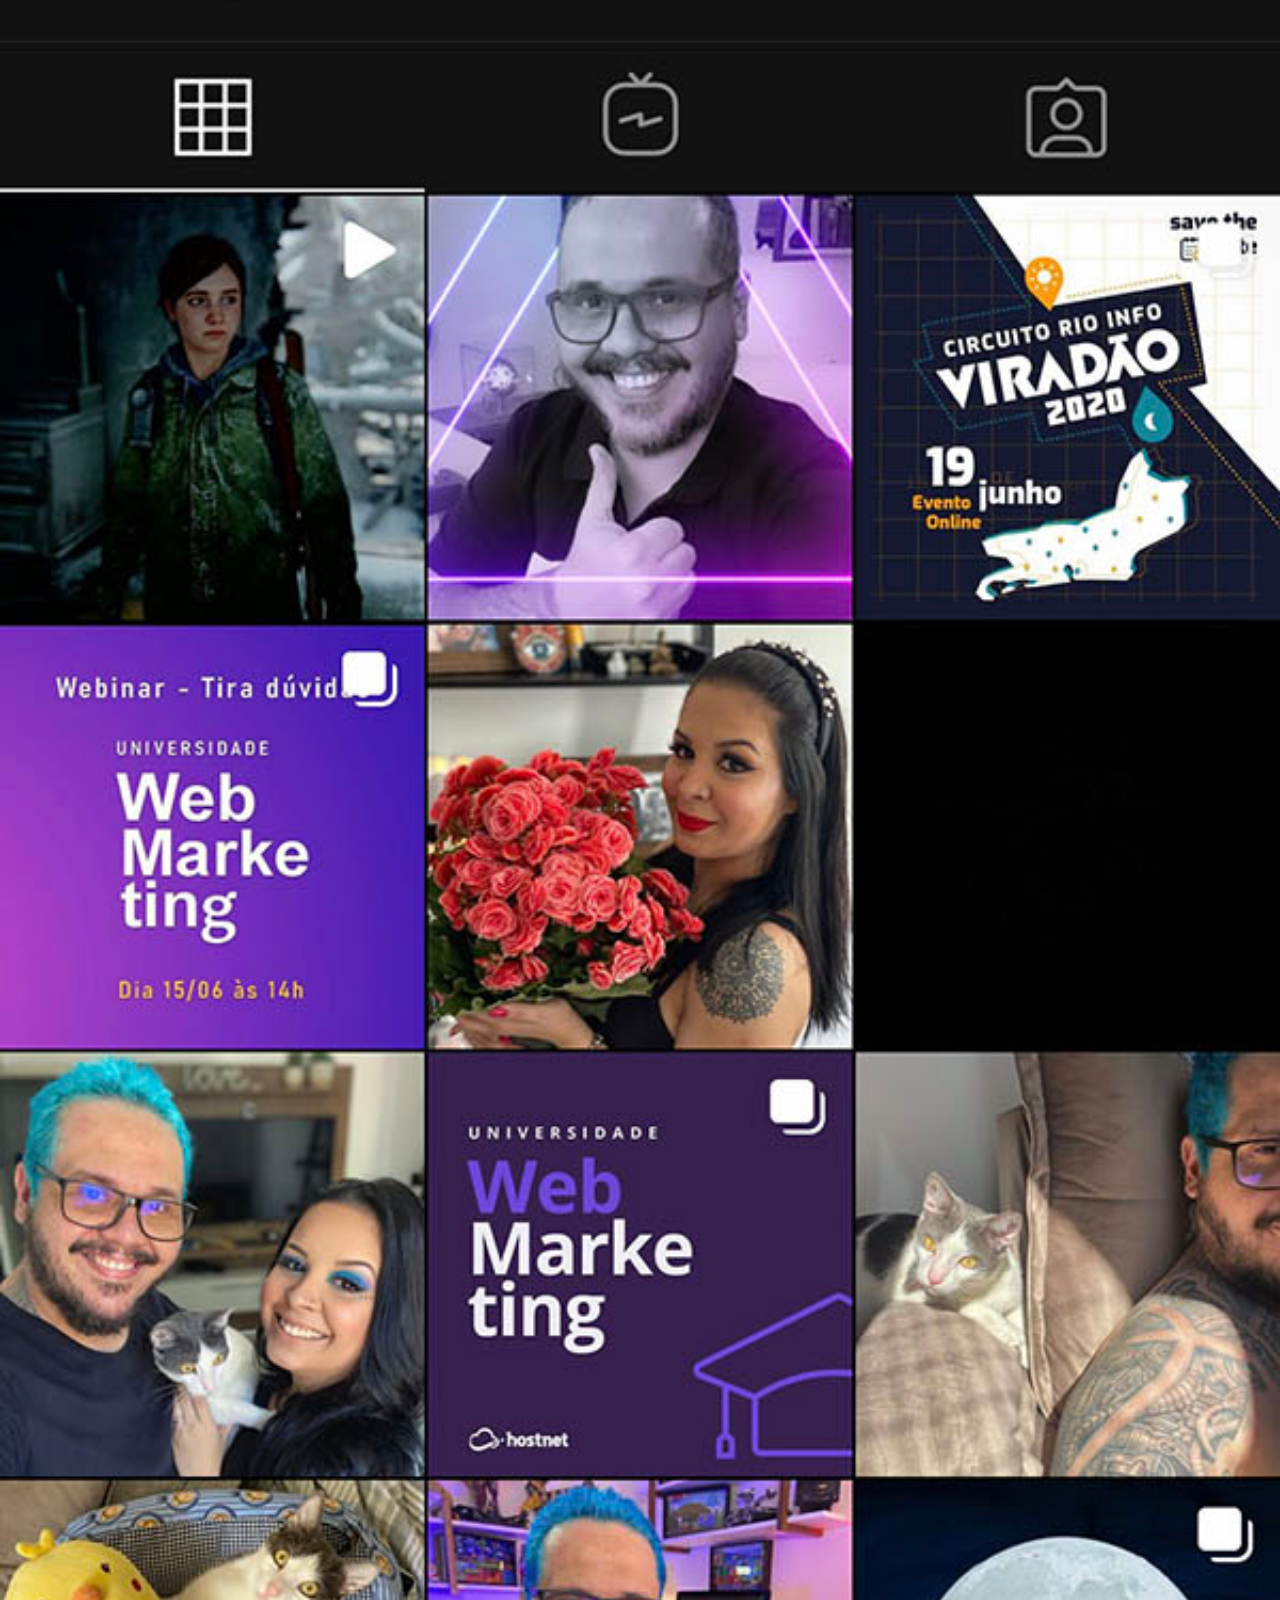
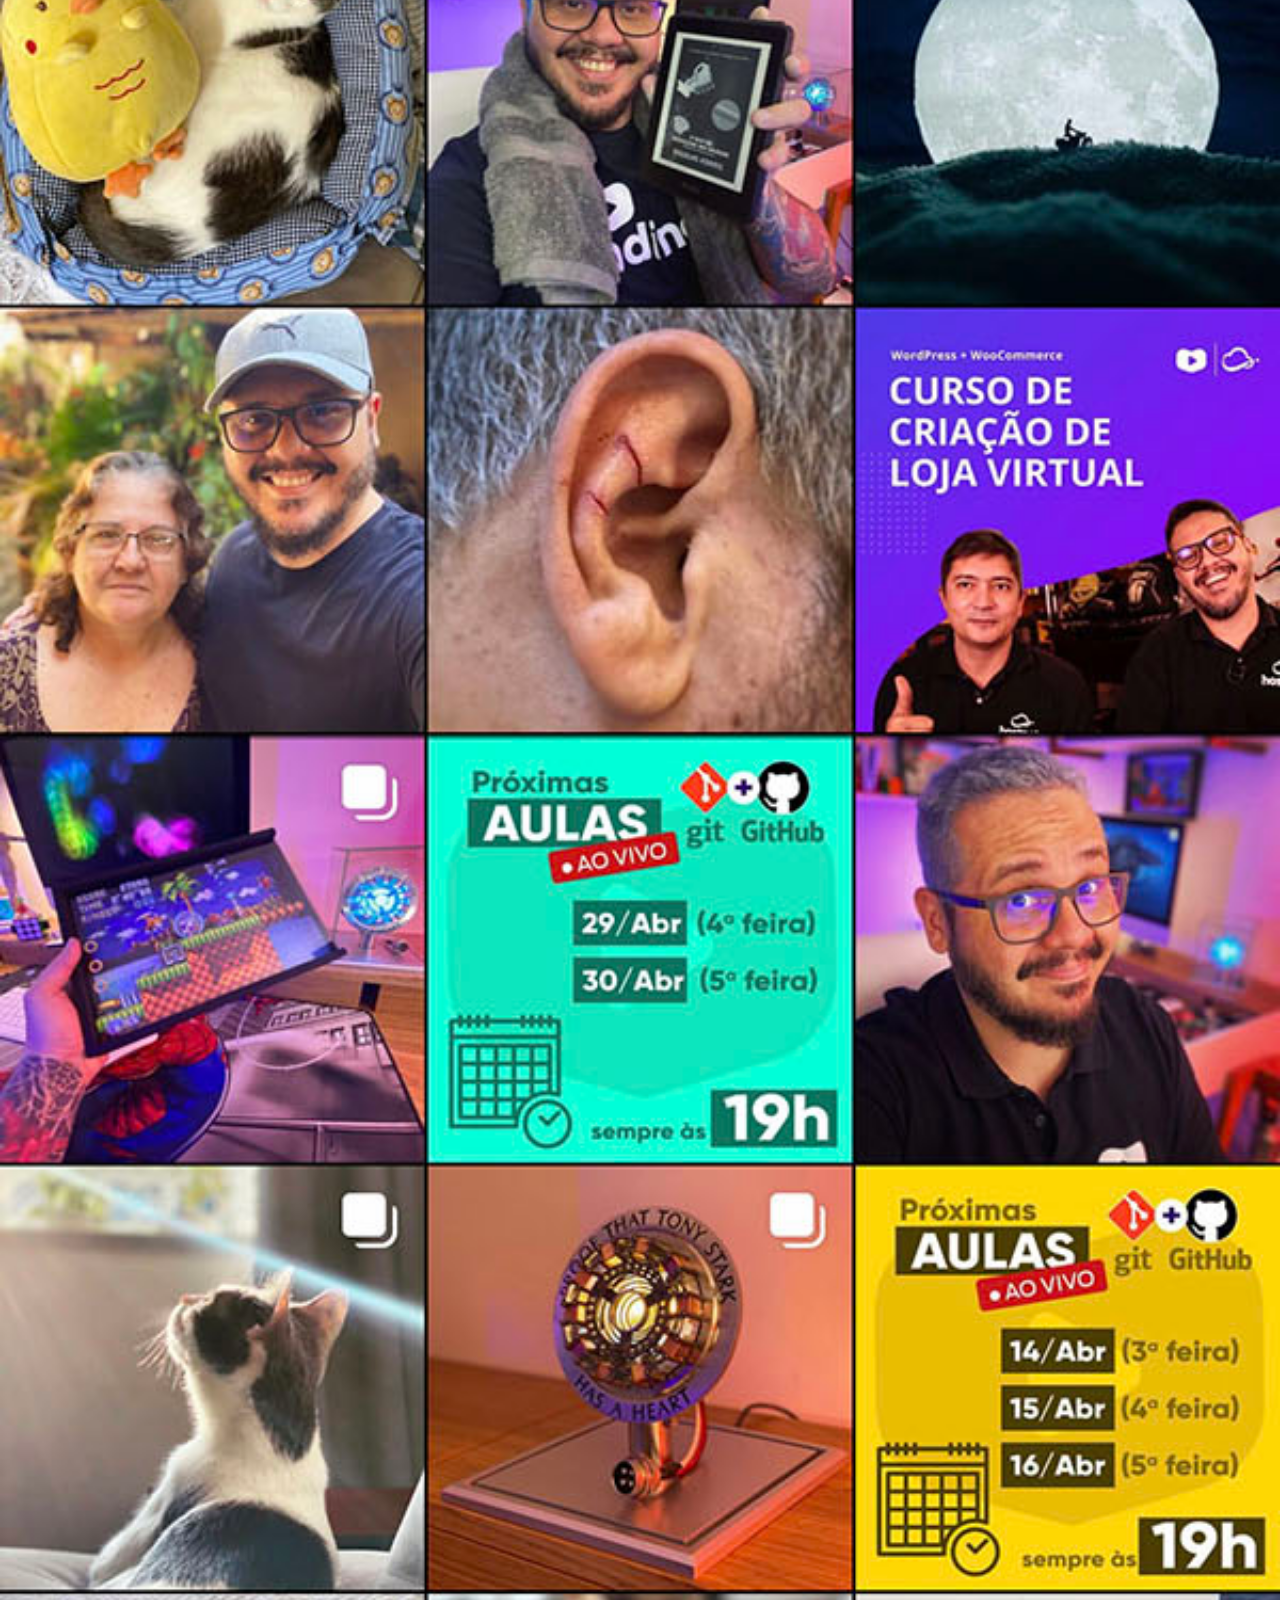
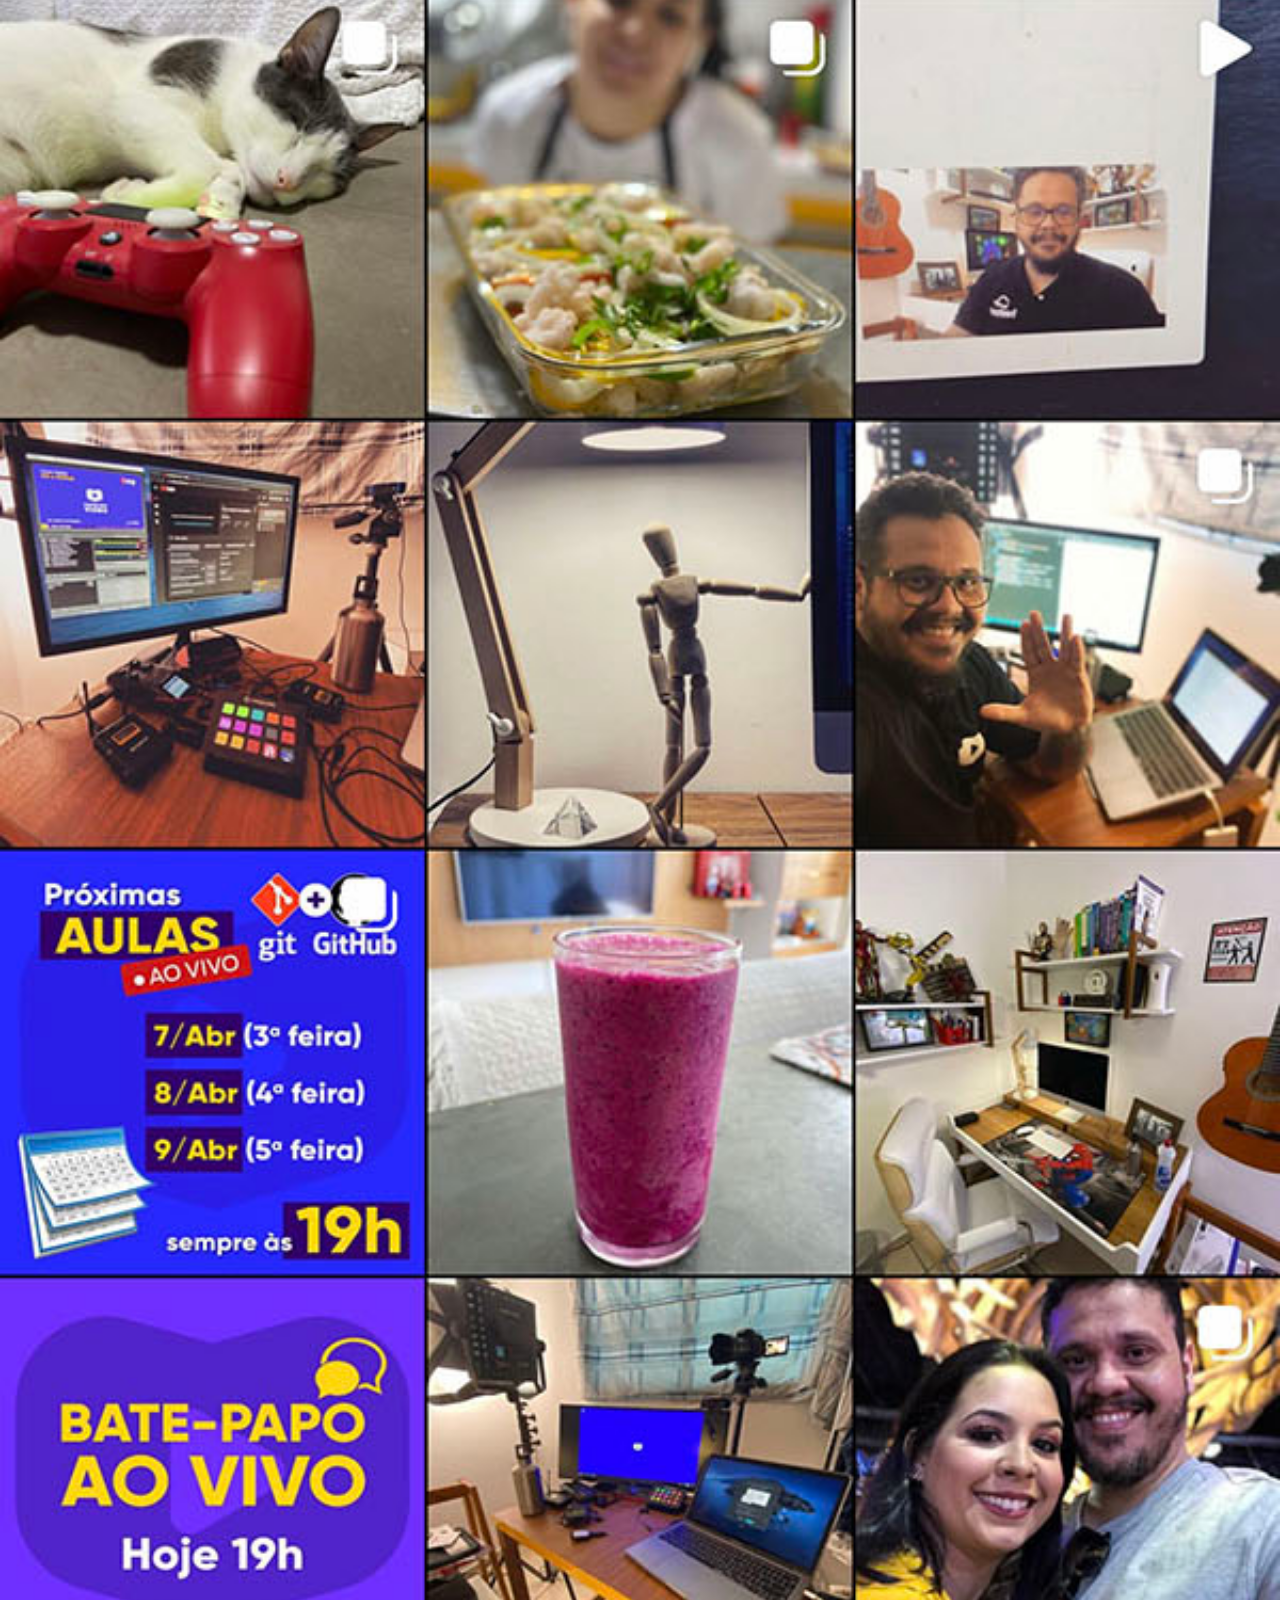
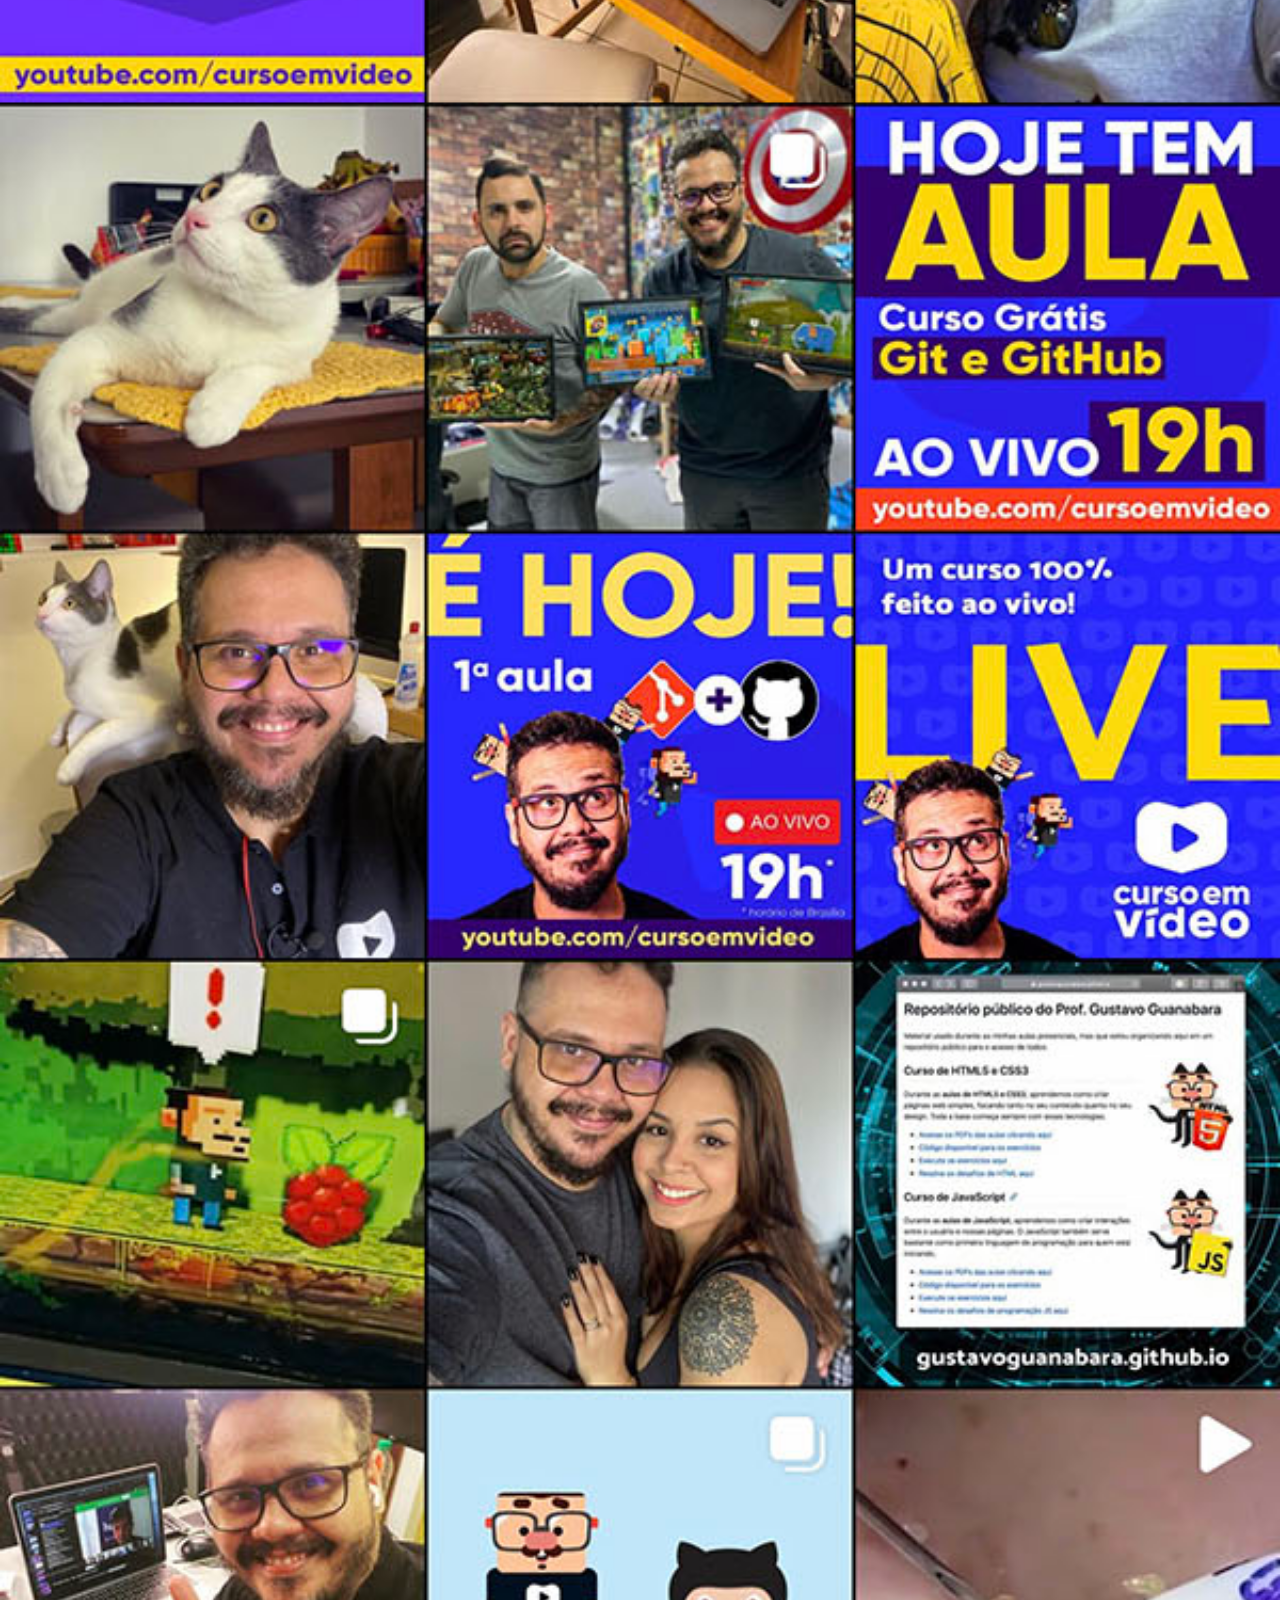
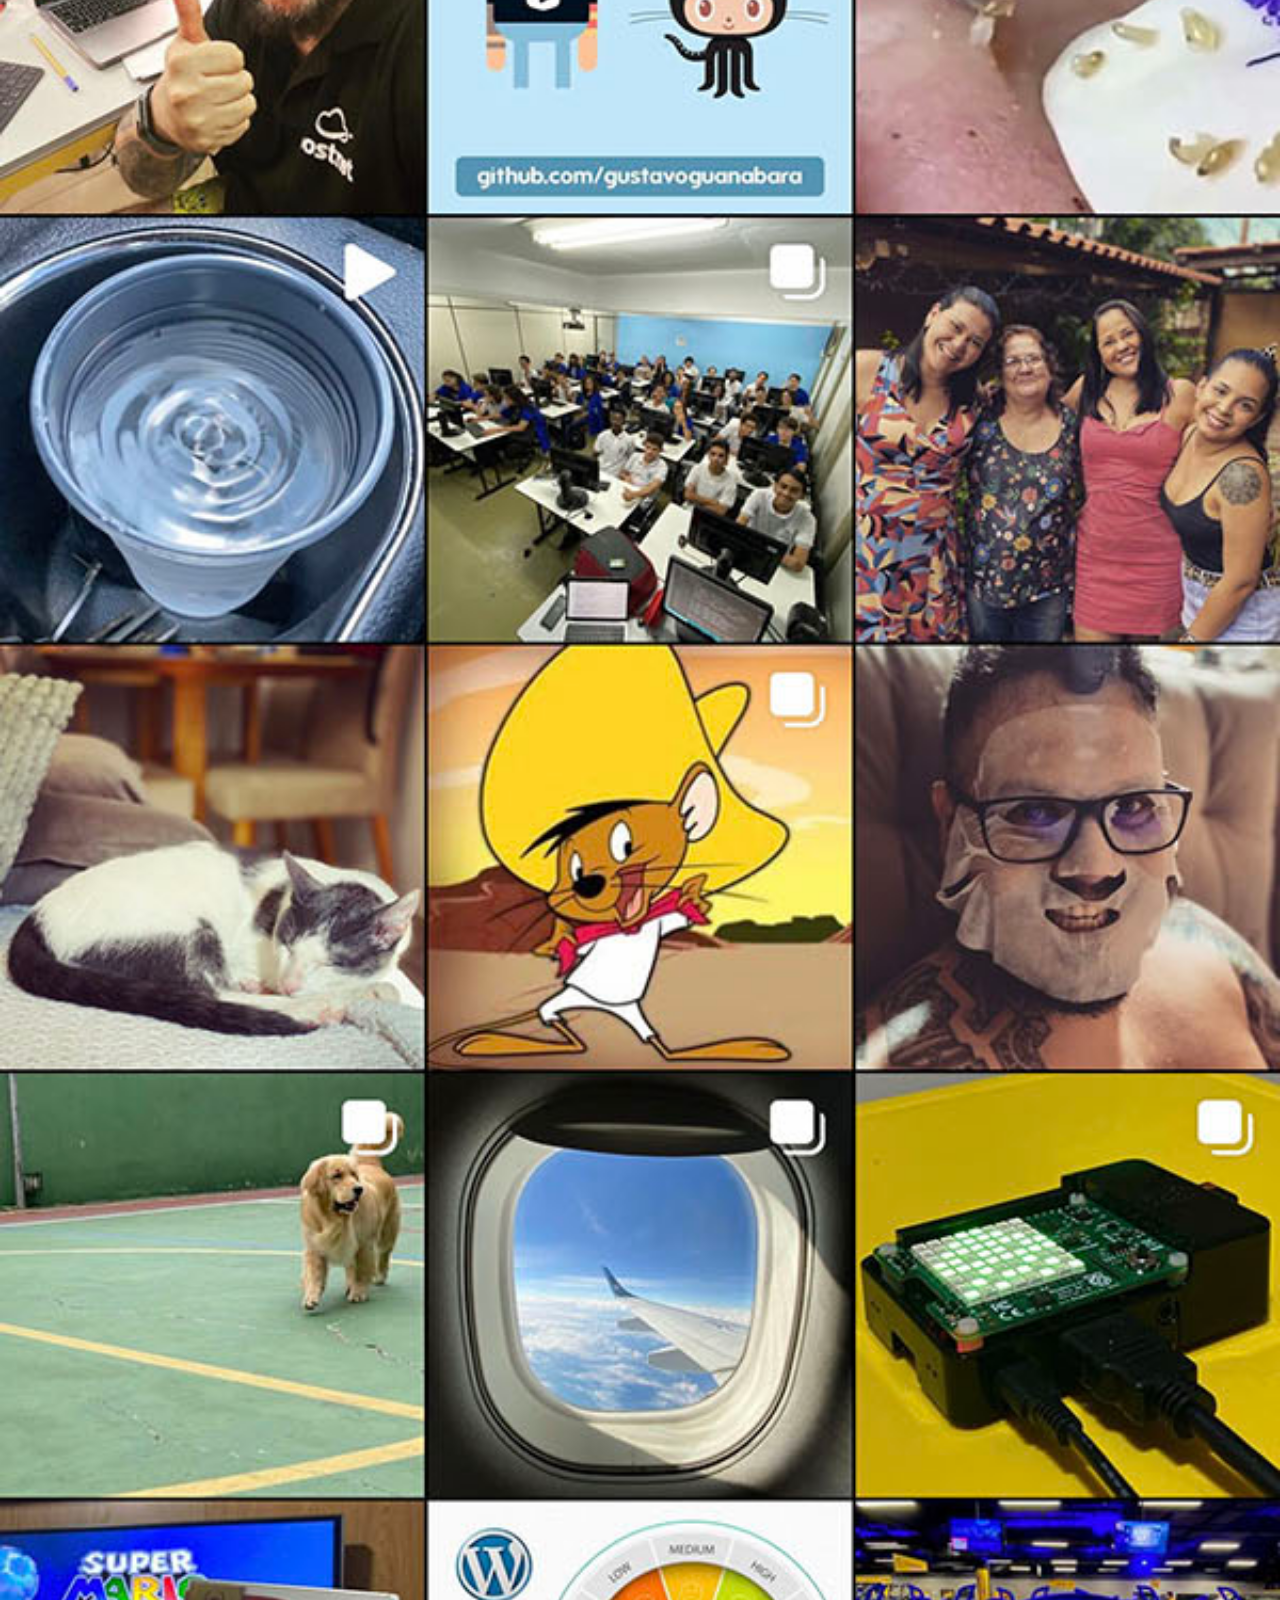
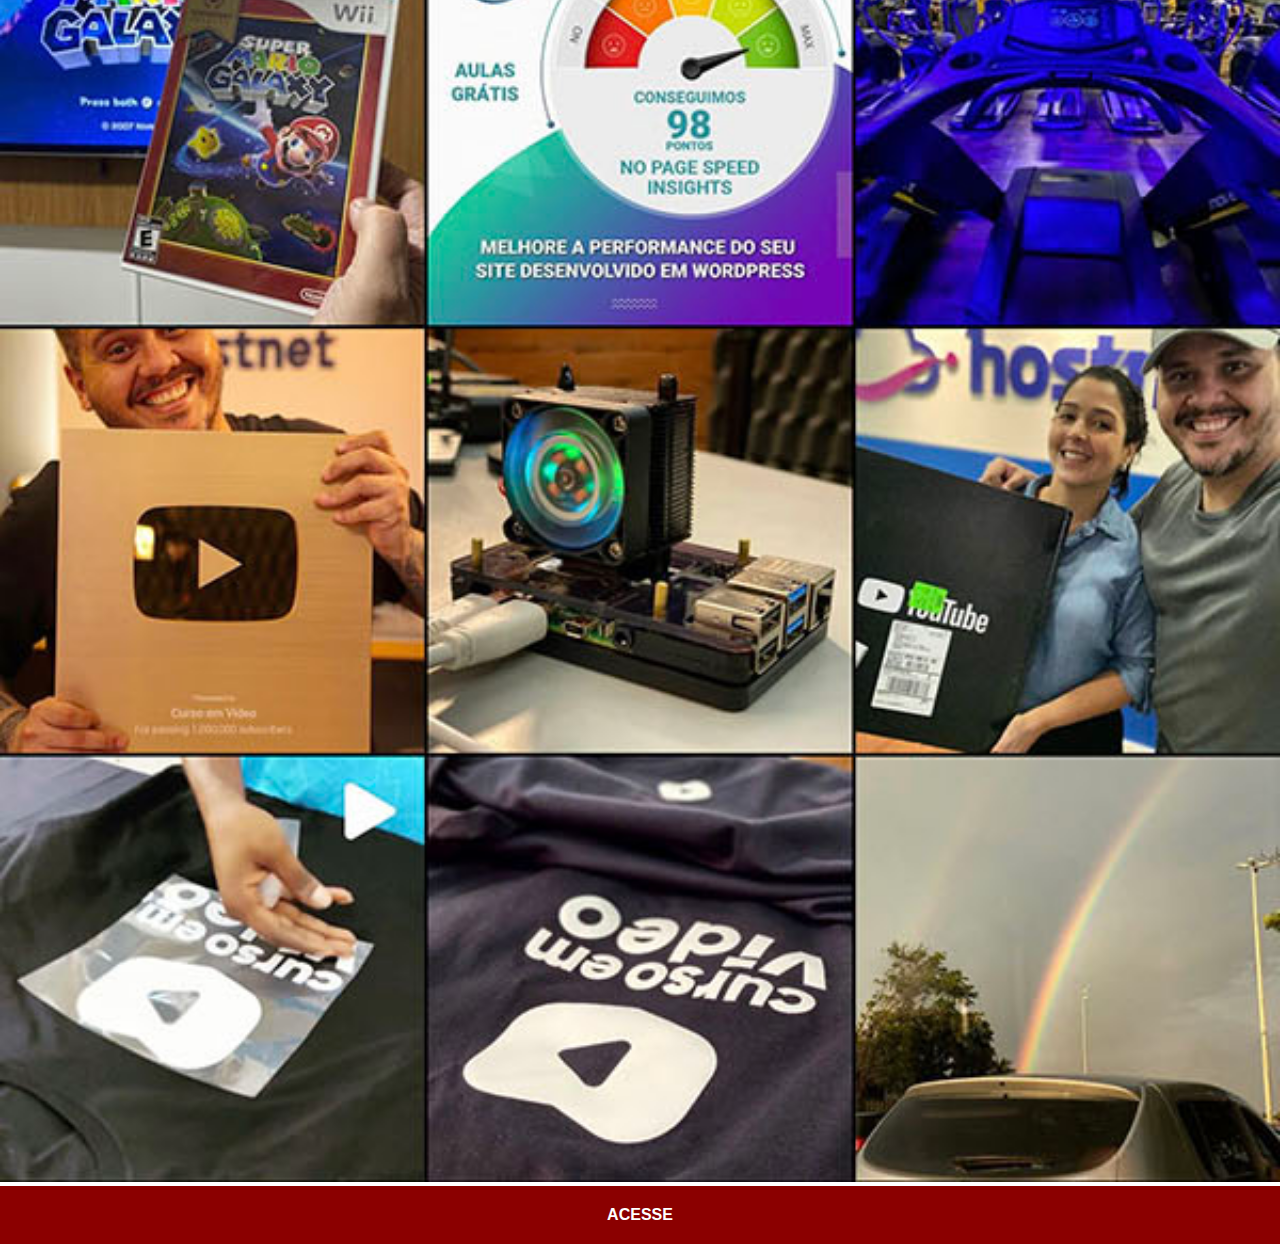
<file: instagram.html>
<!DOCTYPE html>
<html lang="pt-br">
<head>
    <meta charset="UTF-8">
    <meta name="viewport" content="width=device-width, initial-scale=1.0">
    <title>Instagram</title>
    <link rel="stylesheet" href="estilos/social.css">
</head>
<body>
    <img src="imagens/tela-instagram.jpg" alt="Instagram">
    <a href="https://www.instagram.com/" target="_blank">ACESSE</a>
</body>
</html>
</file>
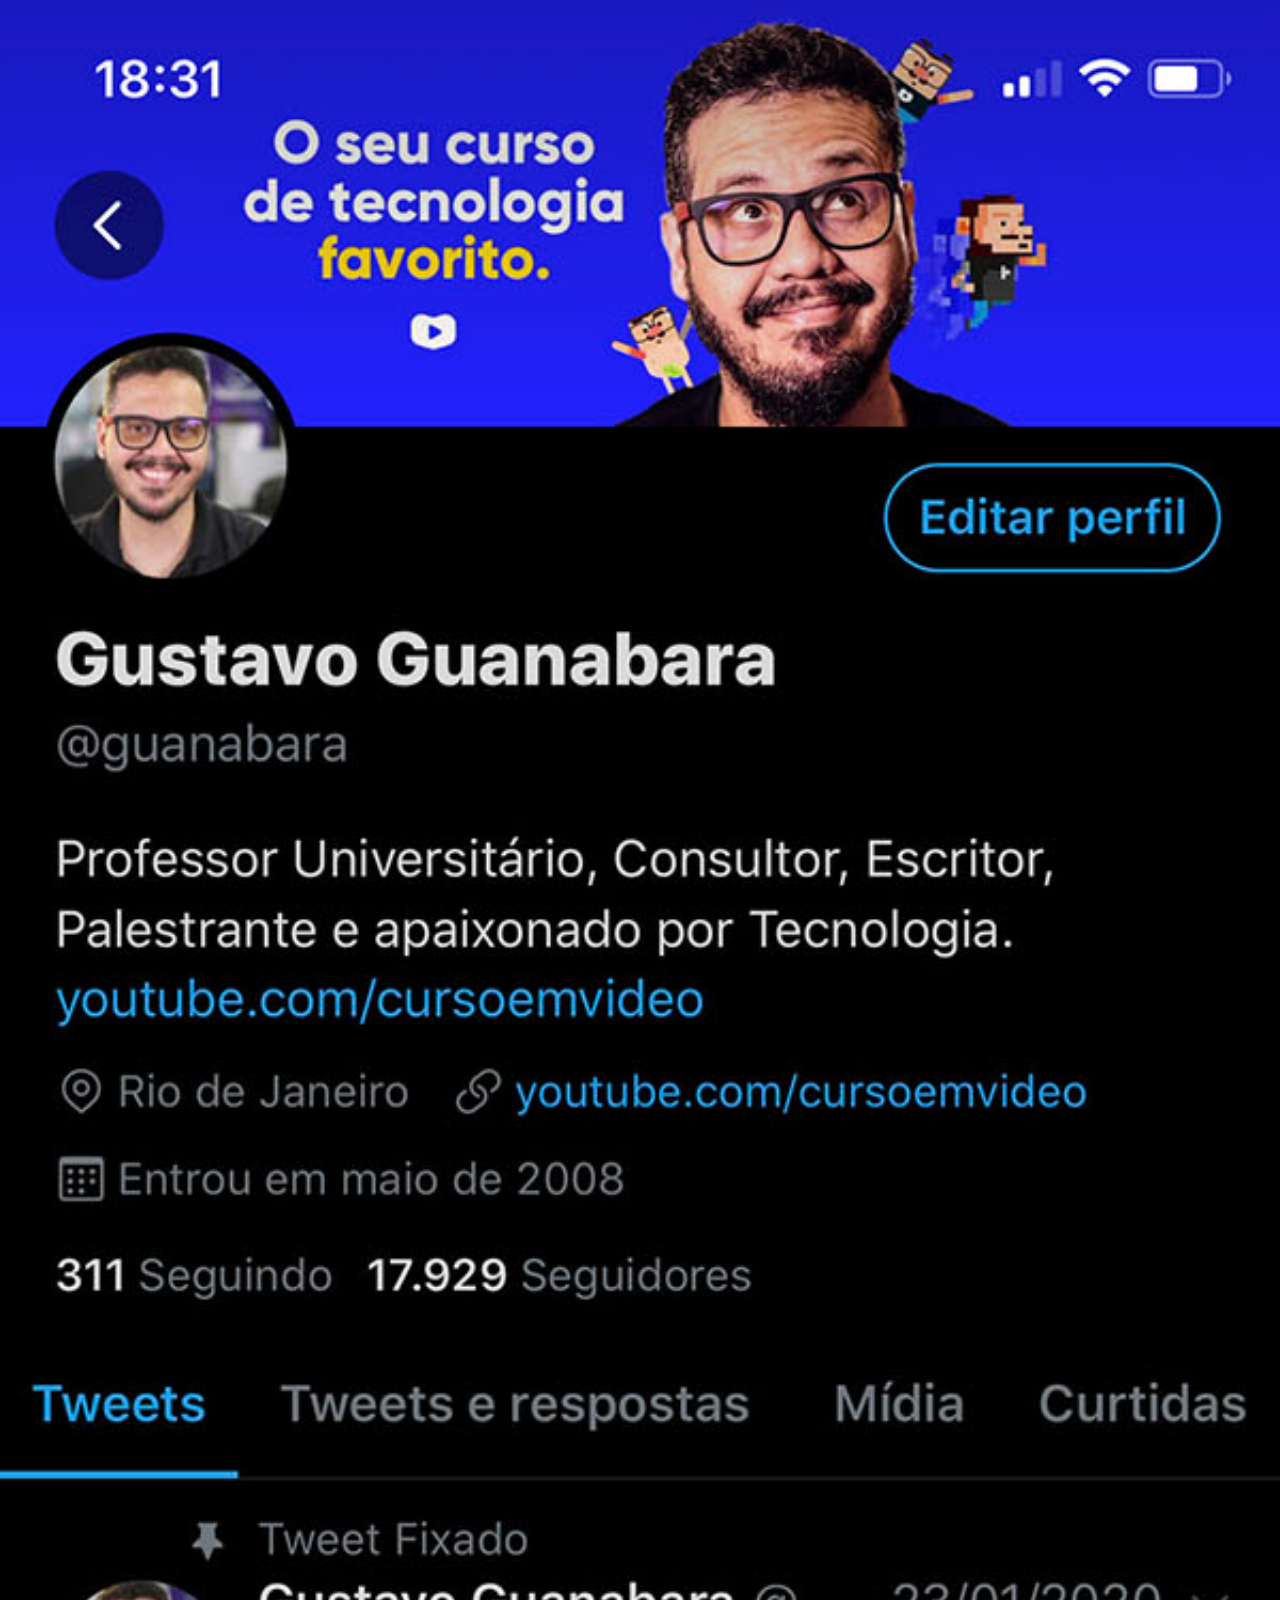
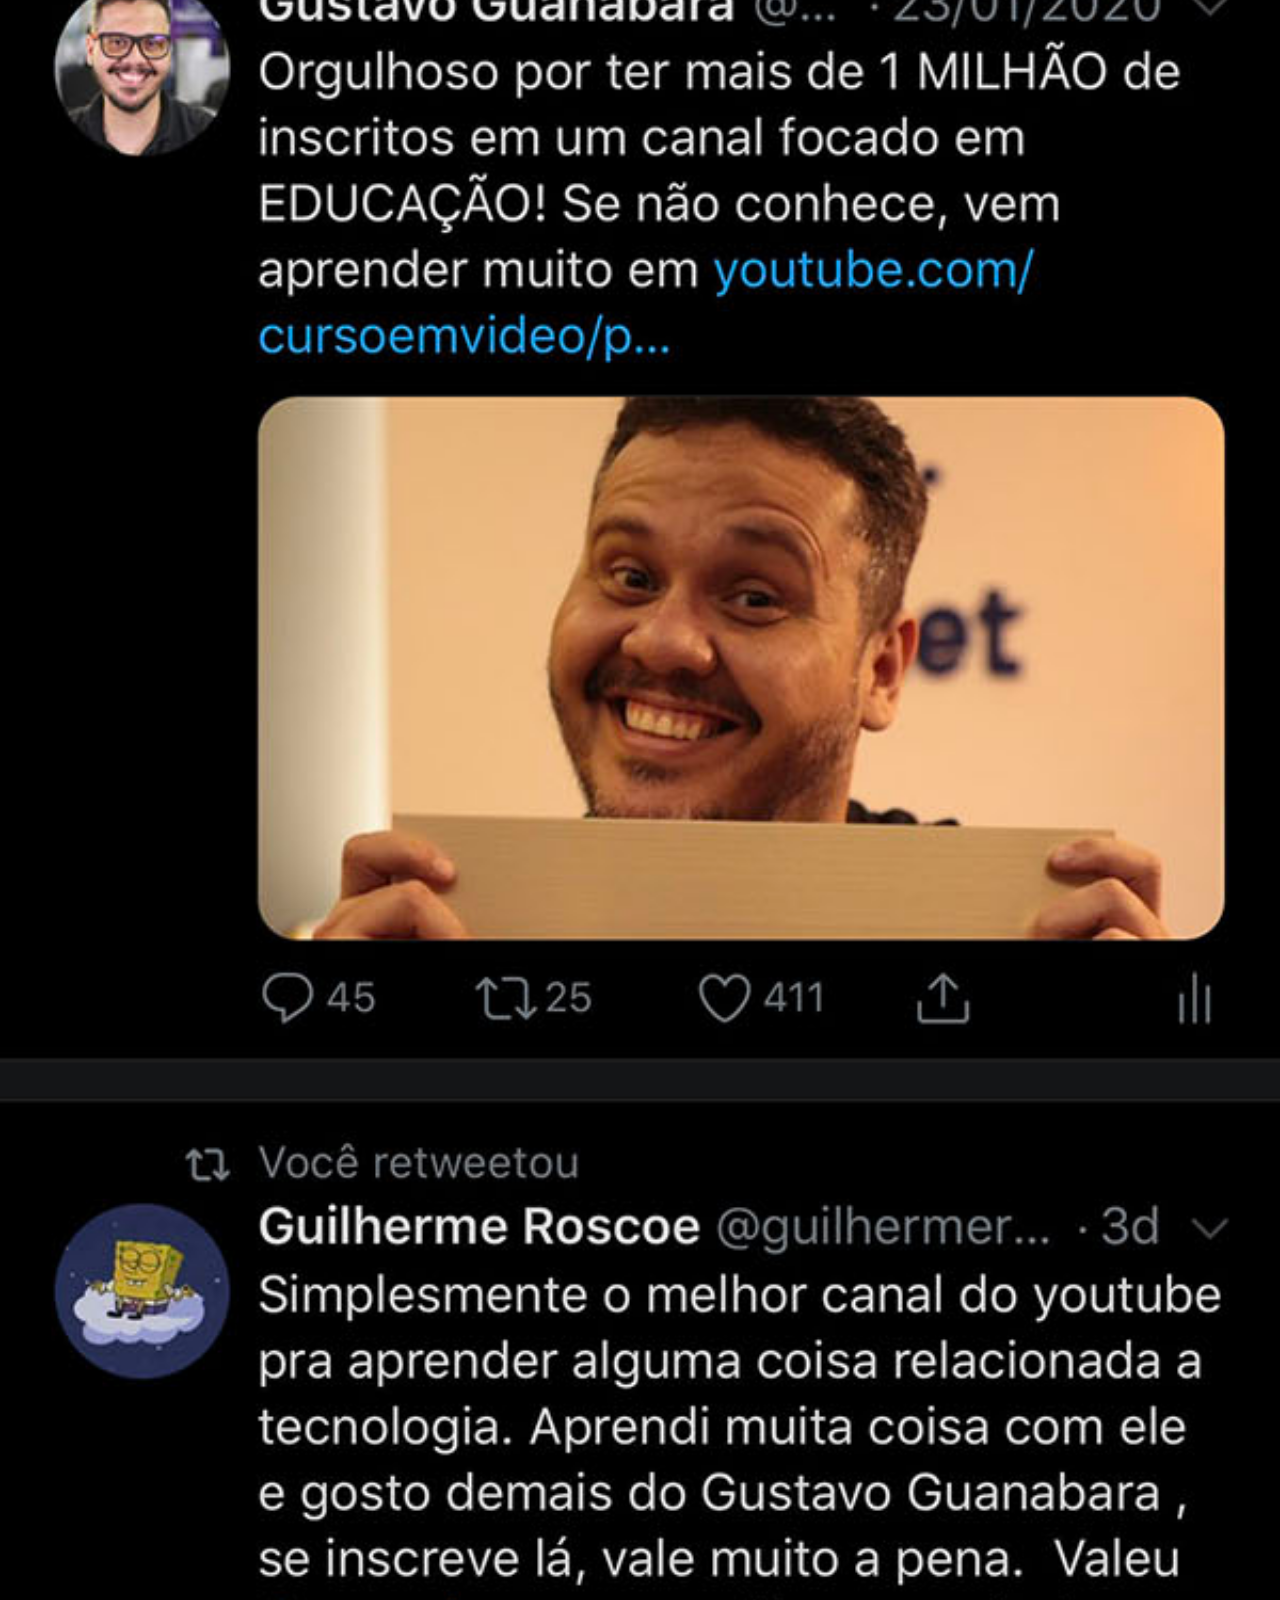
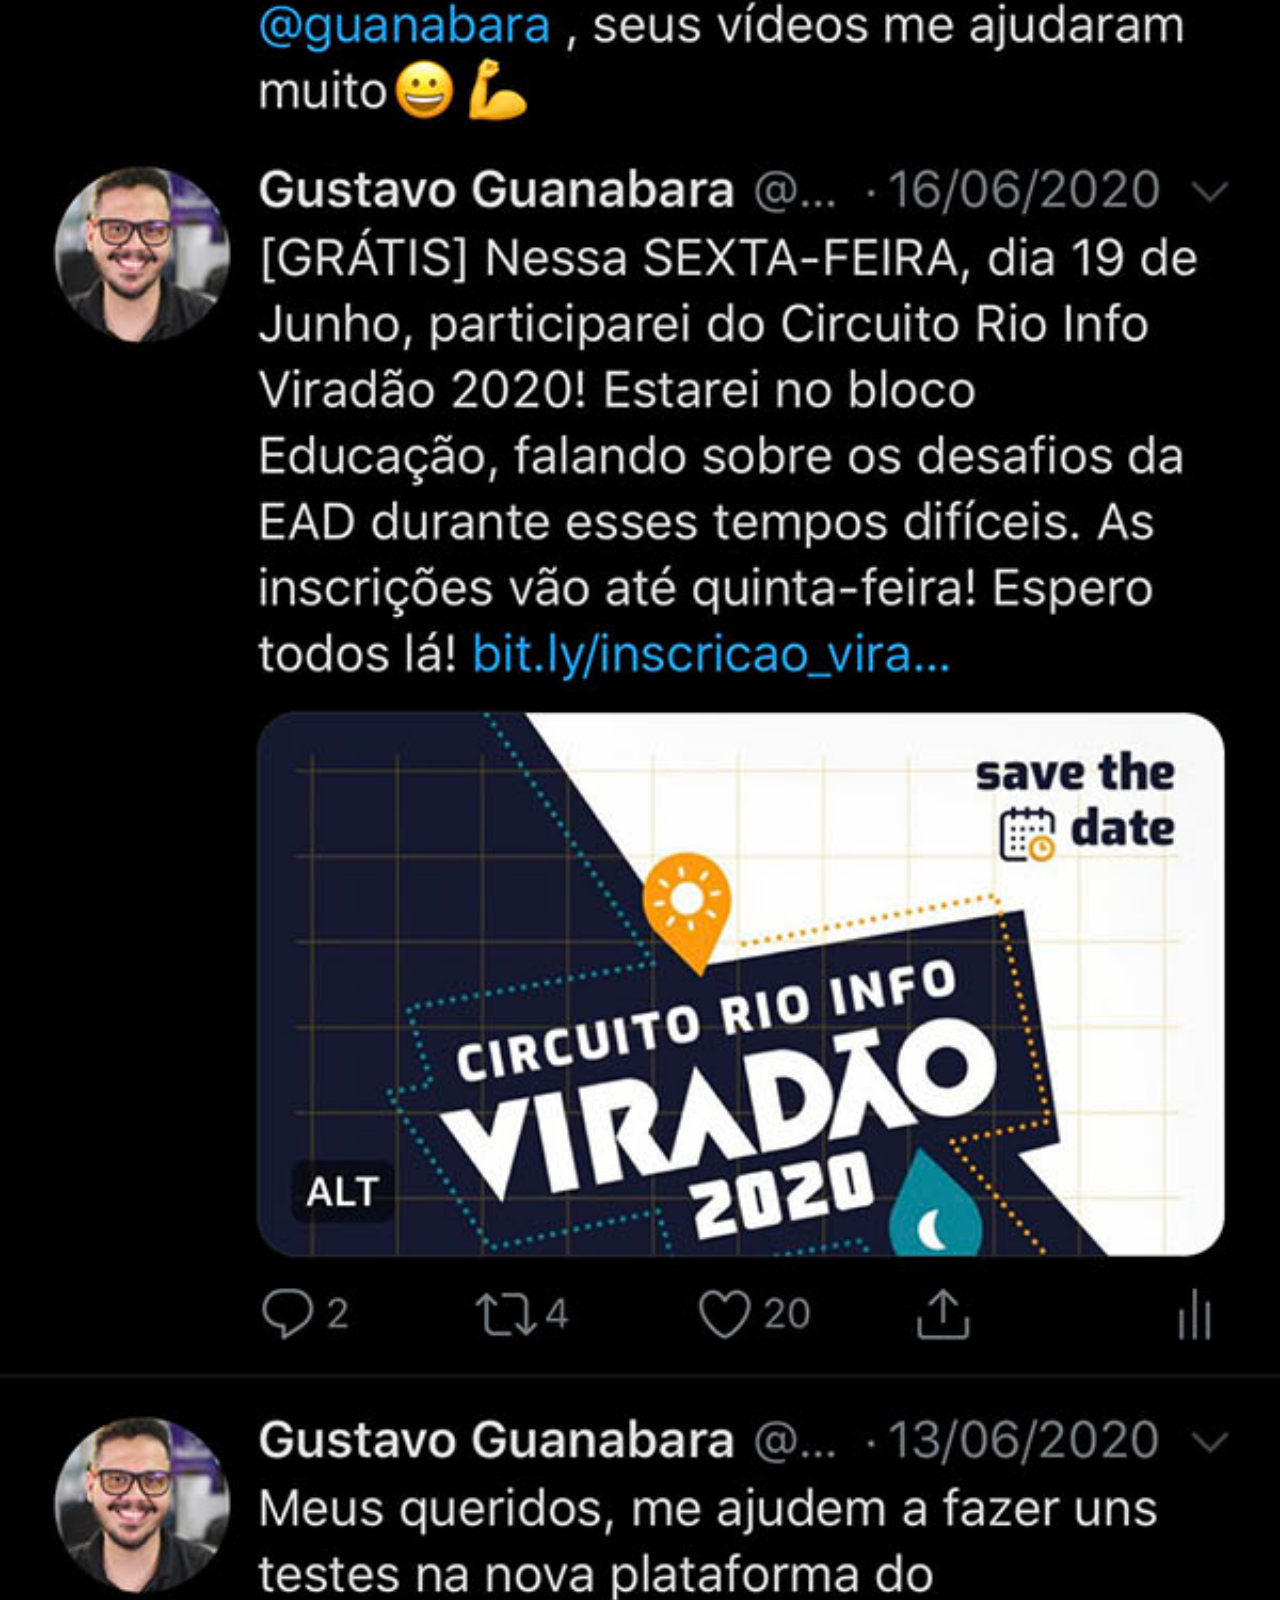
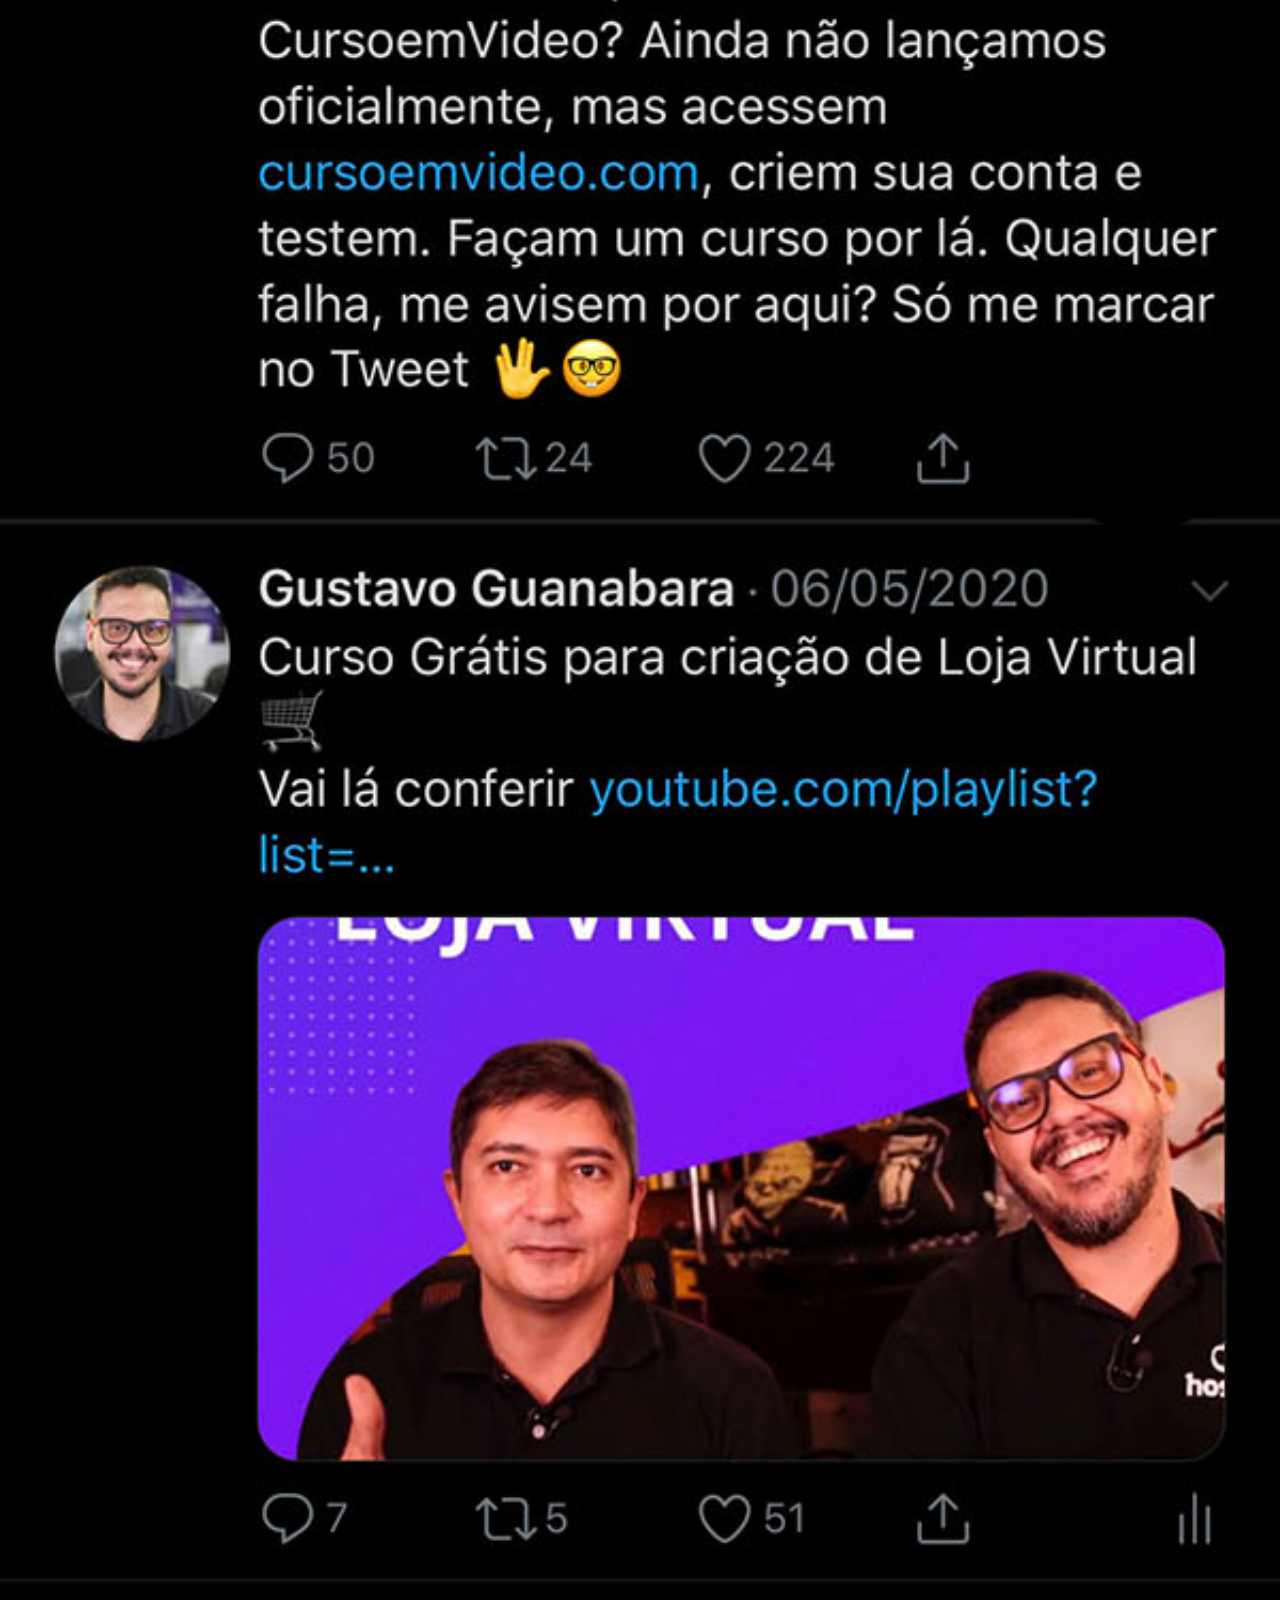
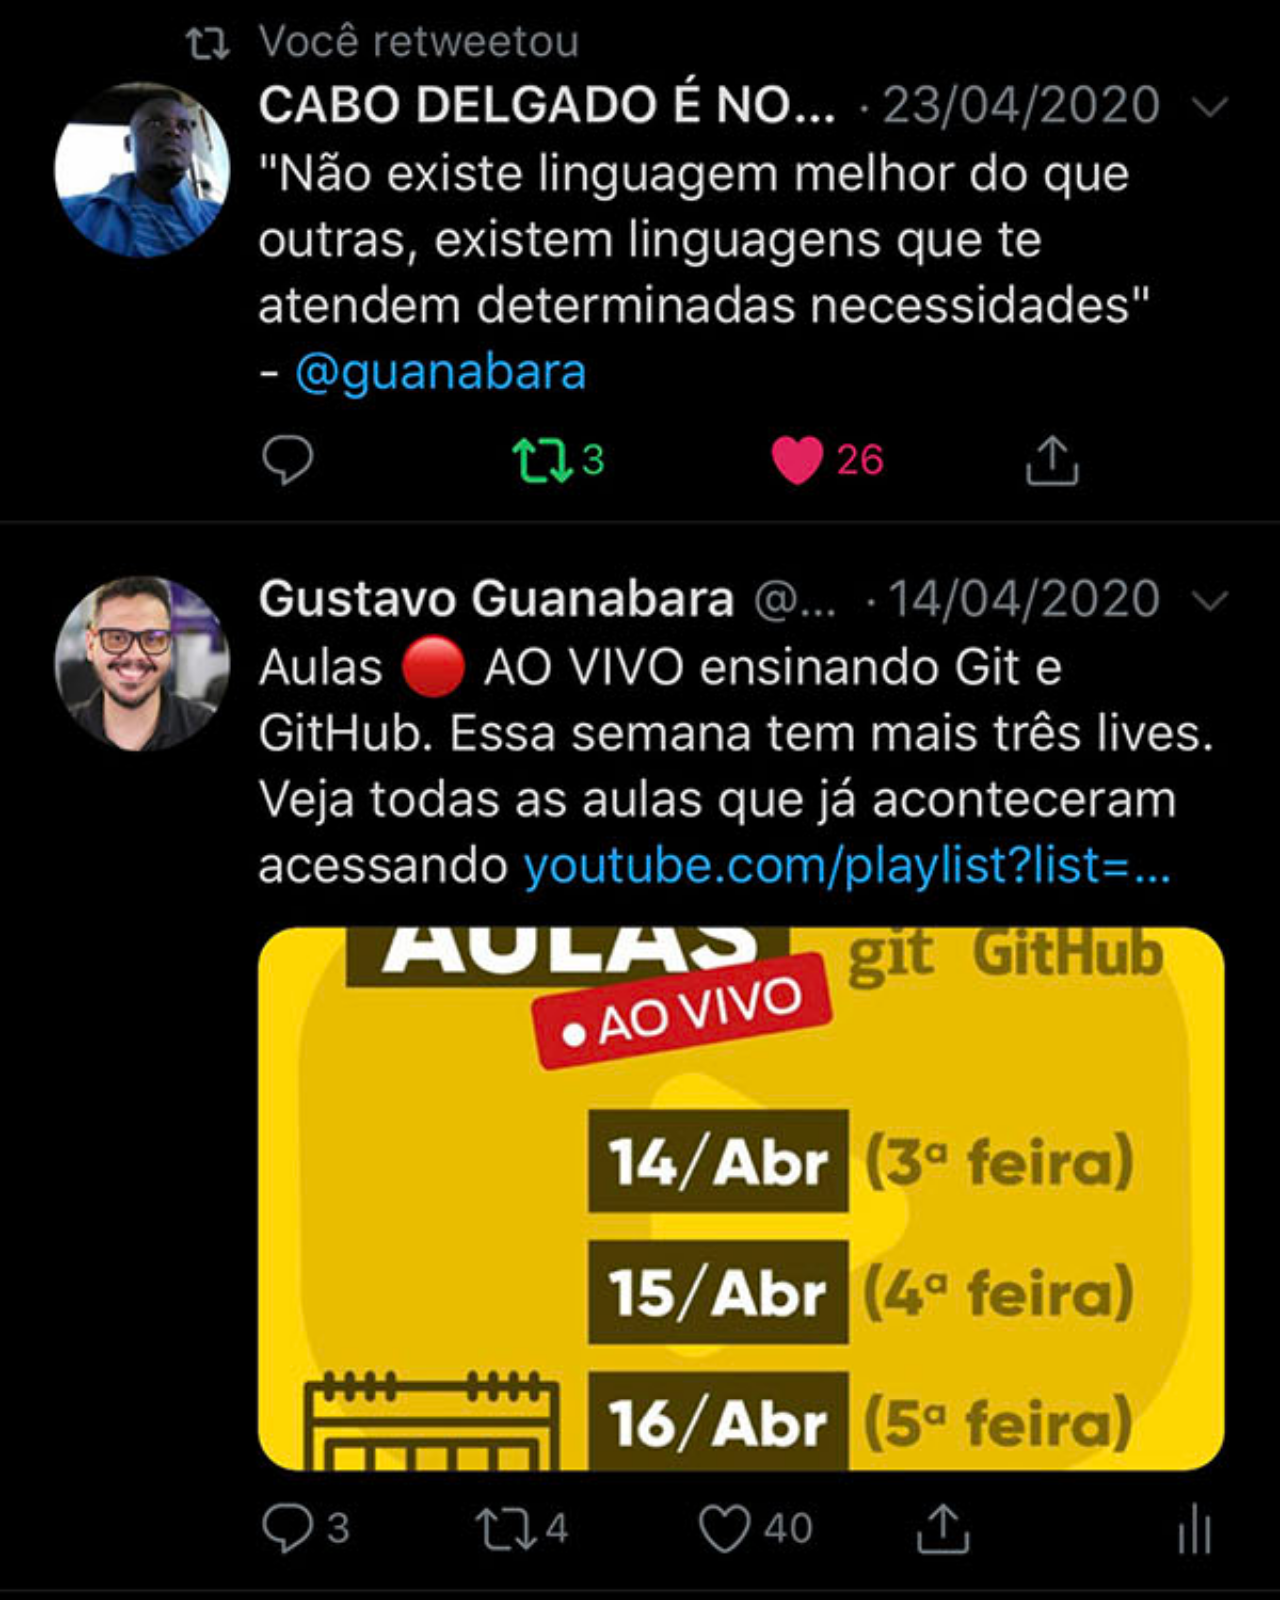
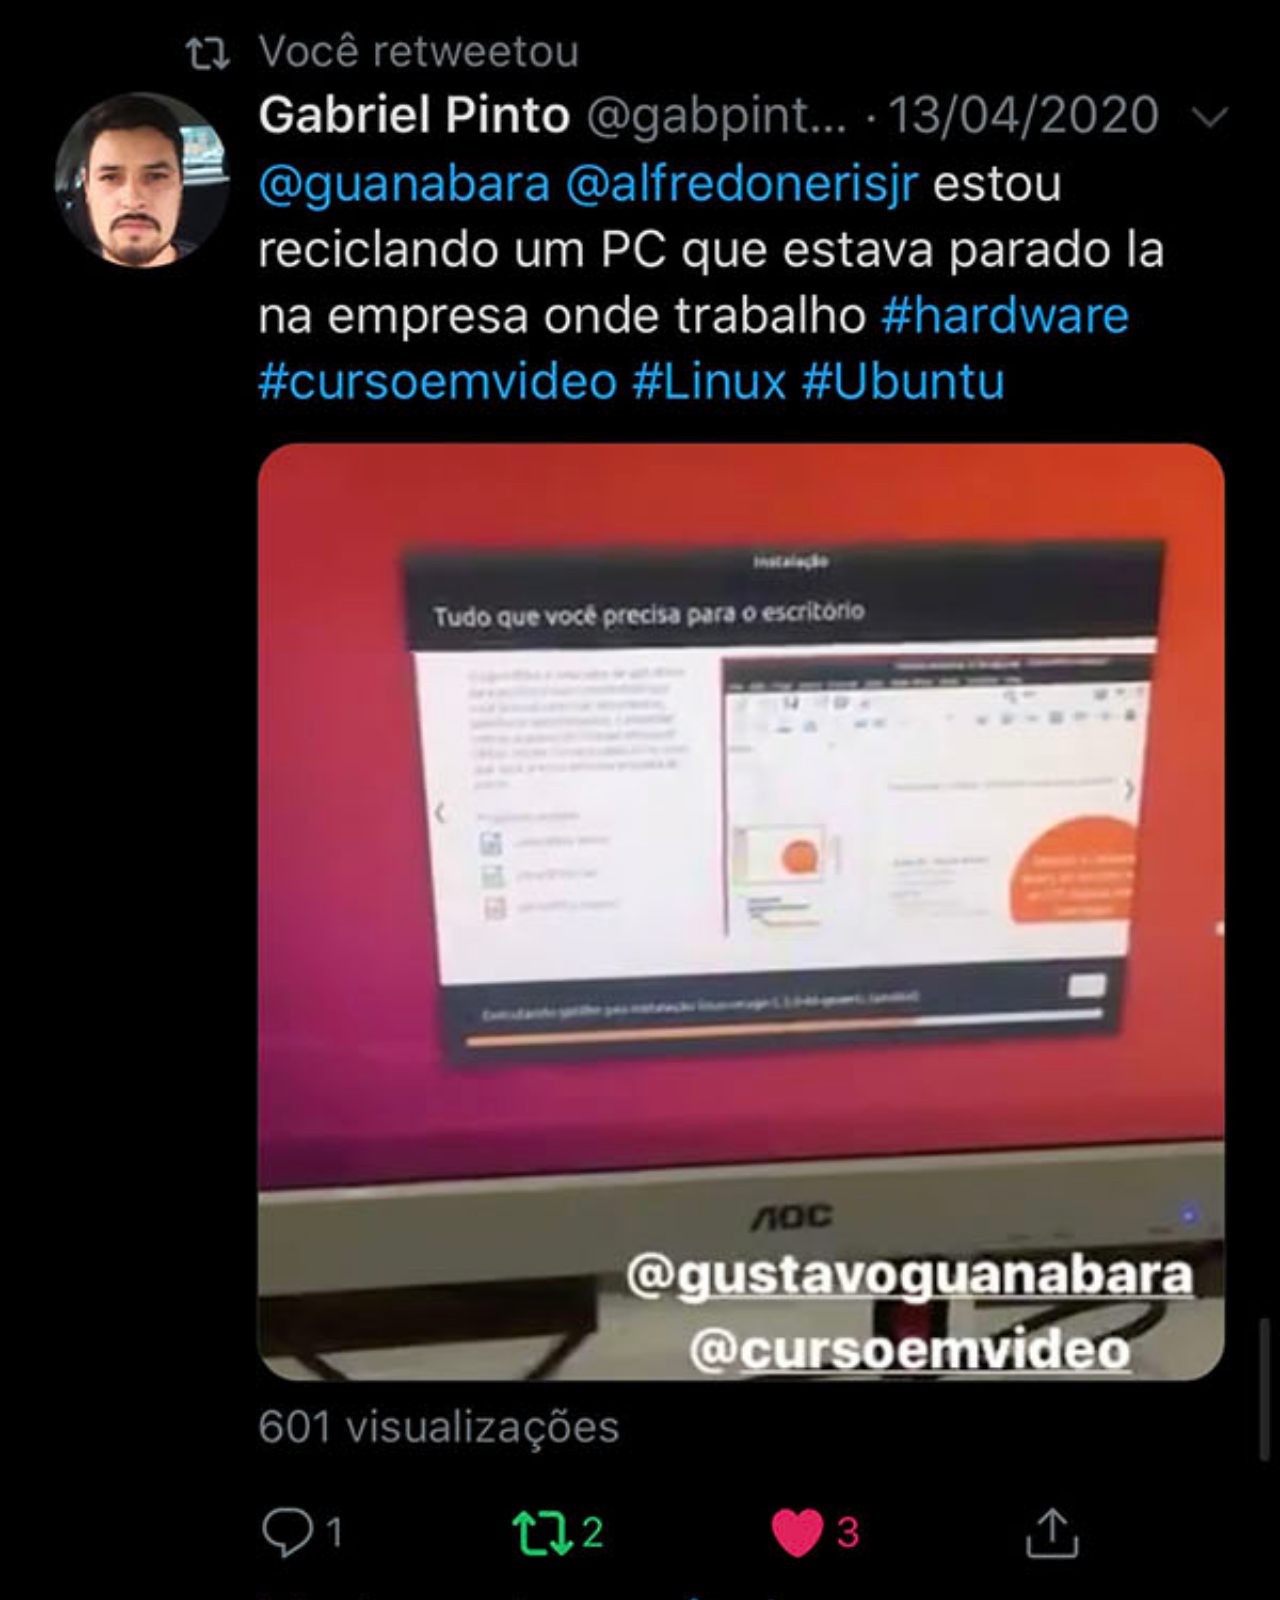
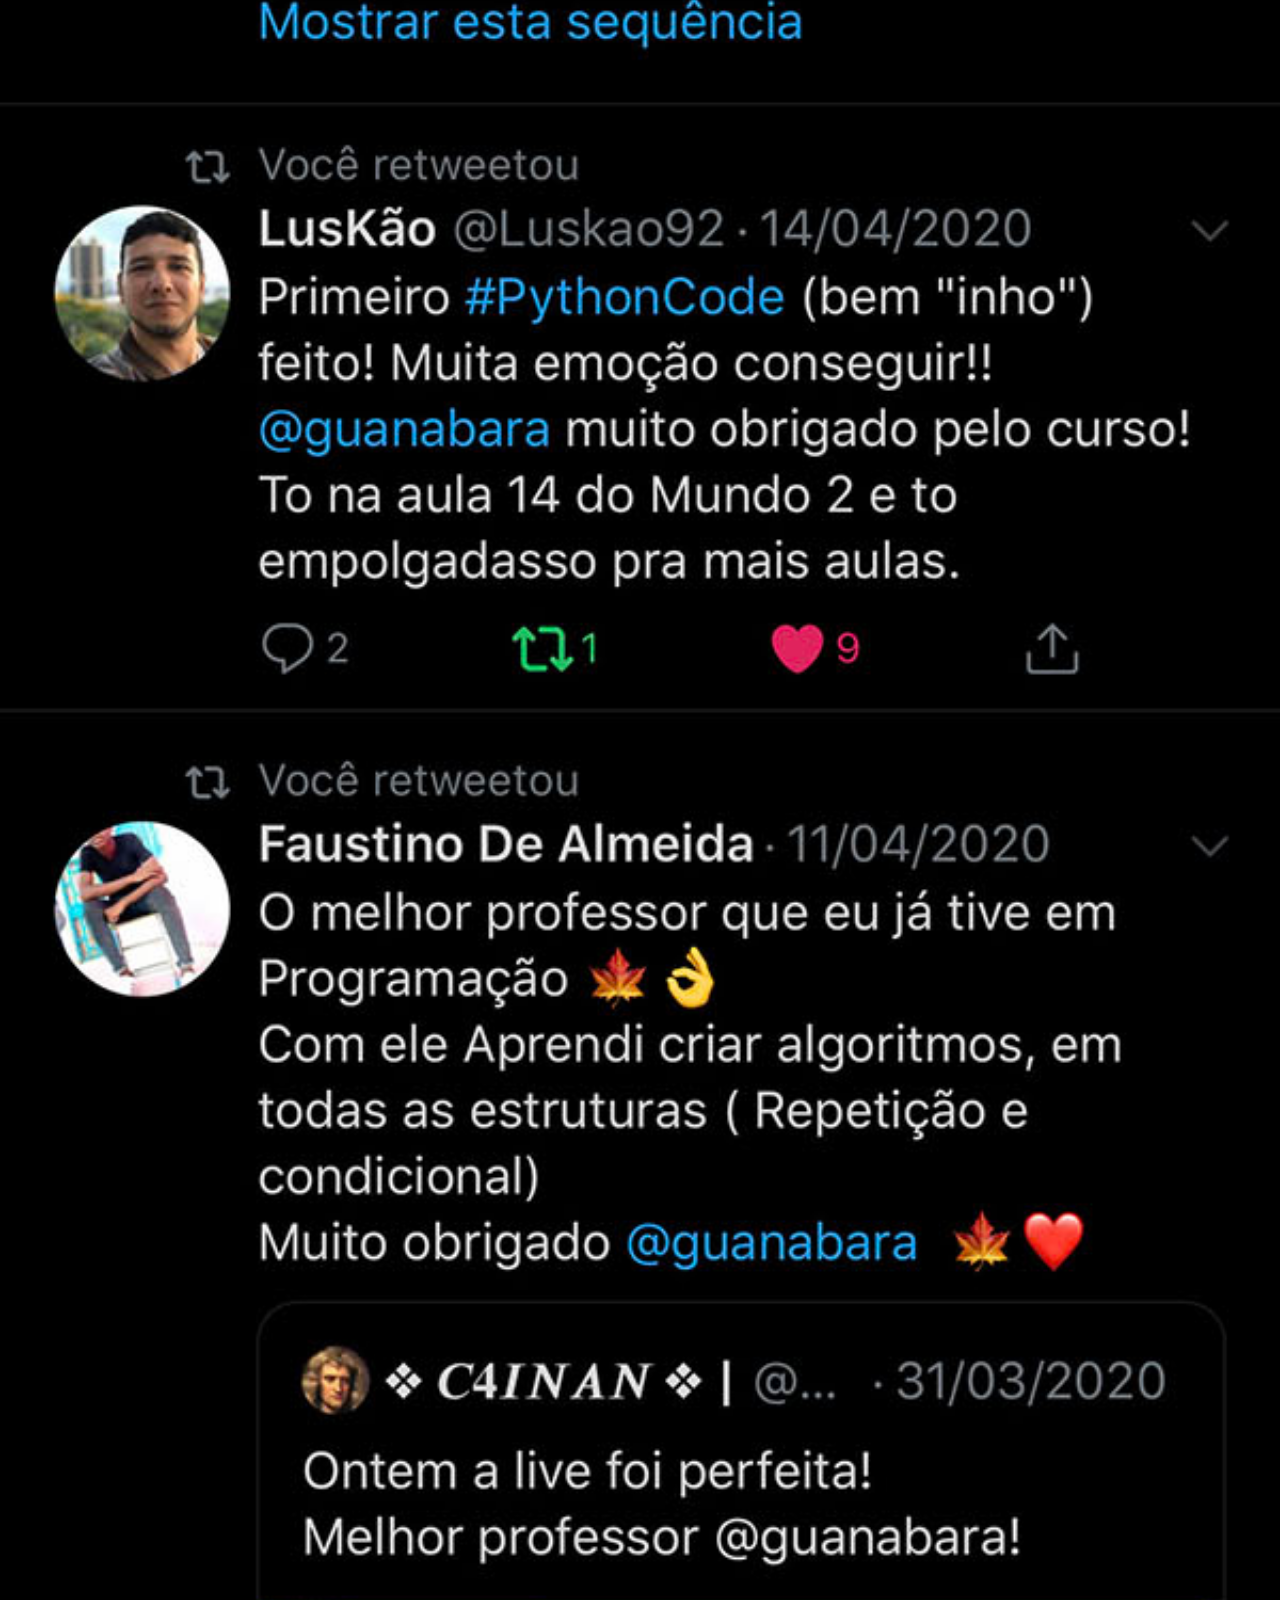
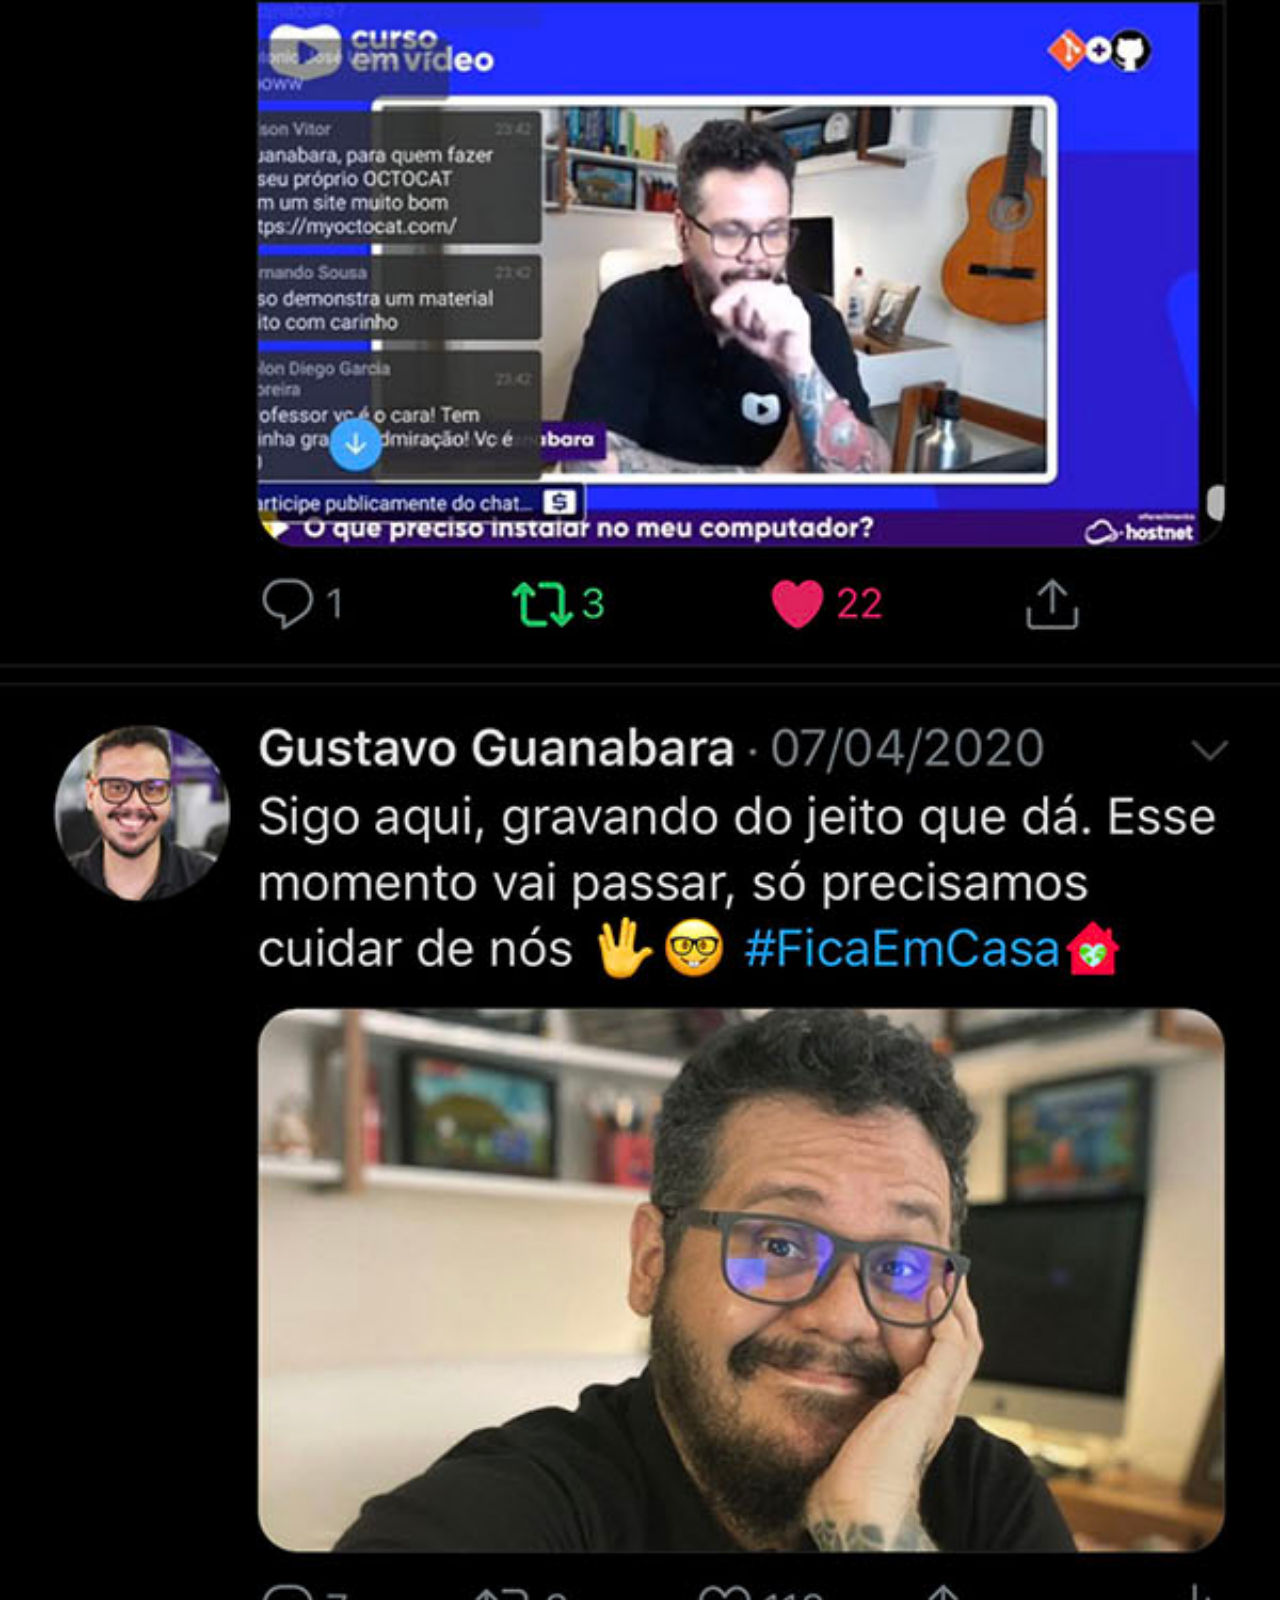
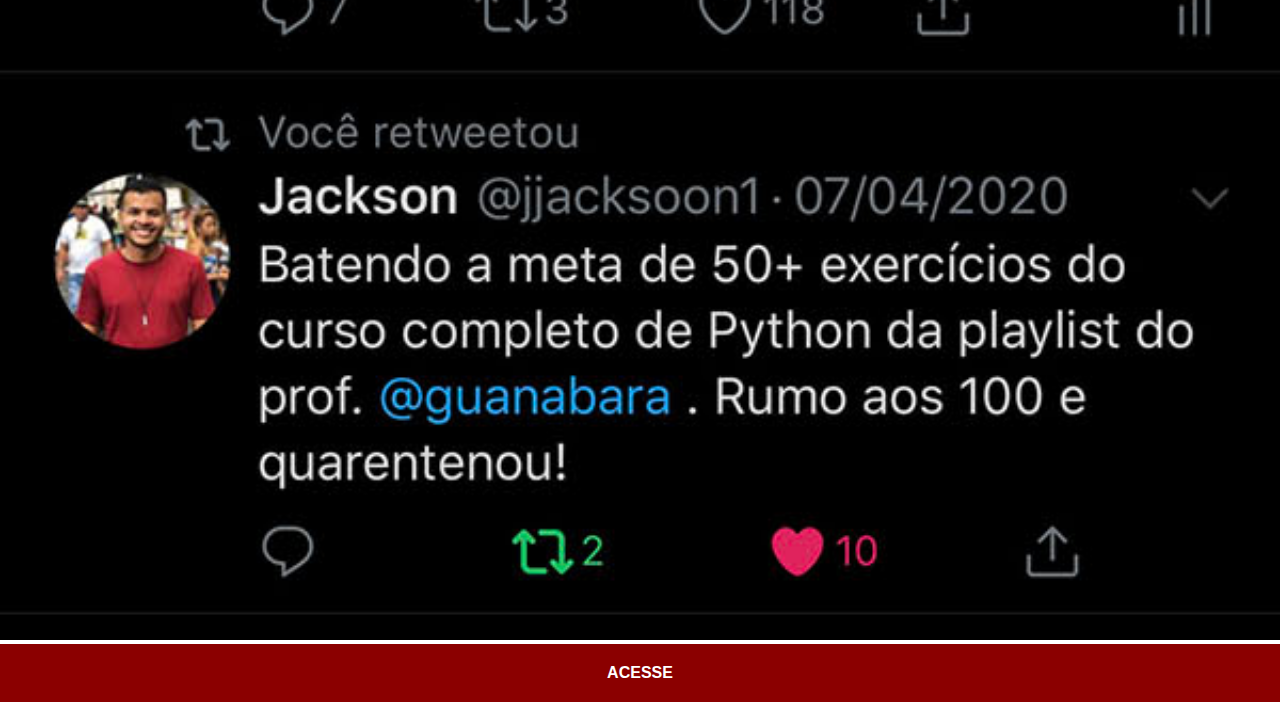
<file: twitter.html>
<!DOCTYPE html>
<html lang="pt-br">
<head>
    <meta charset="UTF-8">
    <meta name="viewport" content="width=device-width, initial-scale=1.0">
    <title>Twitter</title>
    <link rel="stylesheet" href="estilos/social.css">
</head>
<body>
    <img src="imagens/tela-twitter.jpg" alt="Twitter">
    <a href="https://x.com/" target="_blank">ACESSE</a>
</body>
</html>
</file>
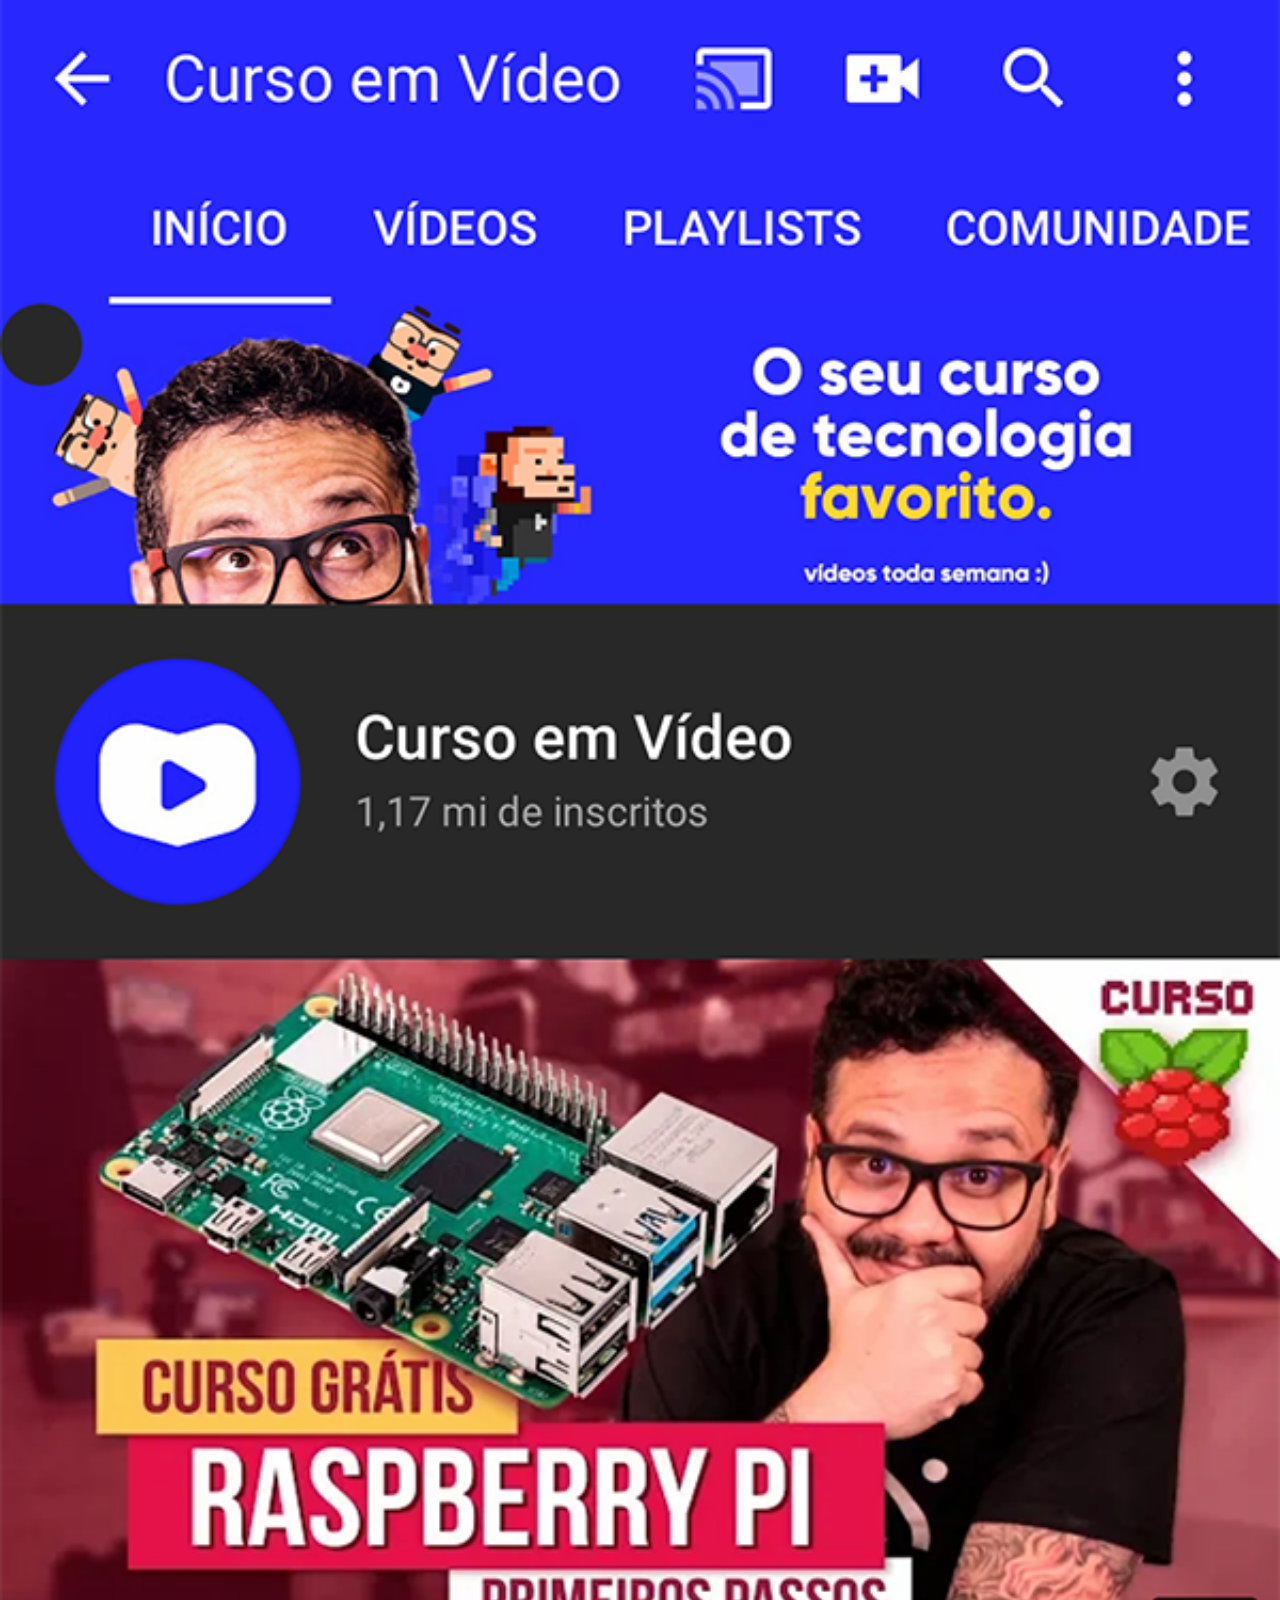
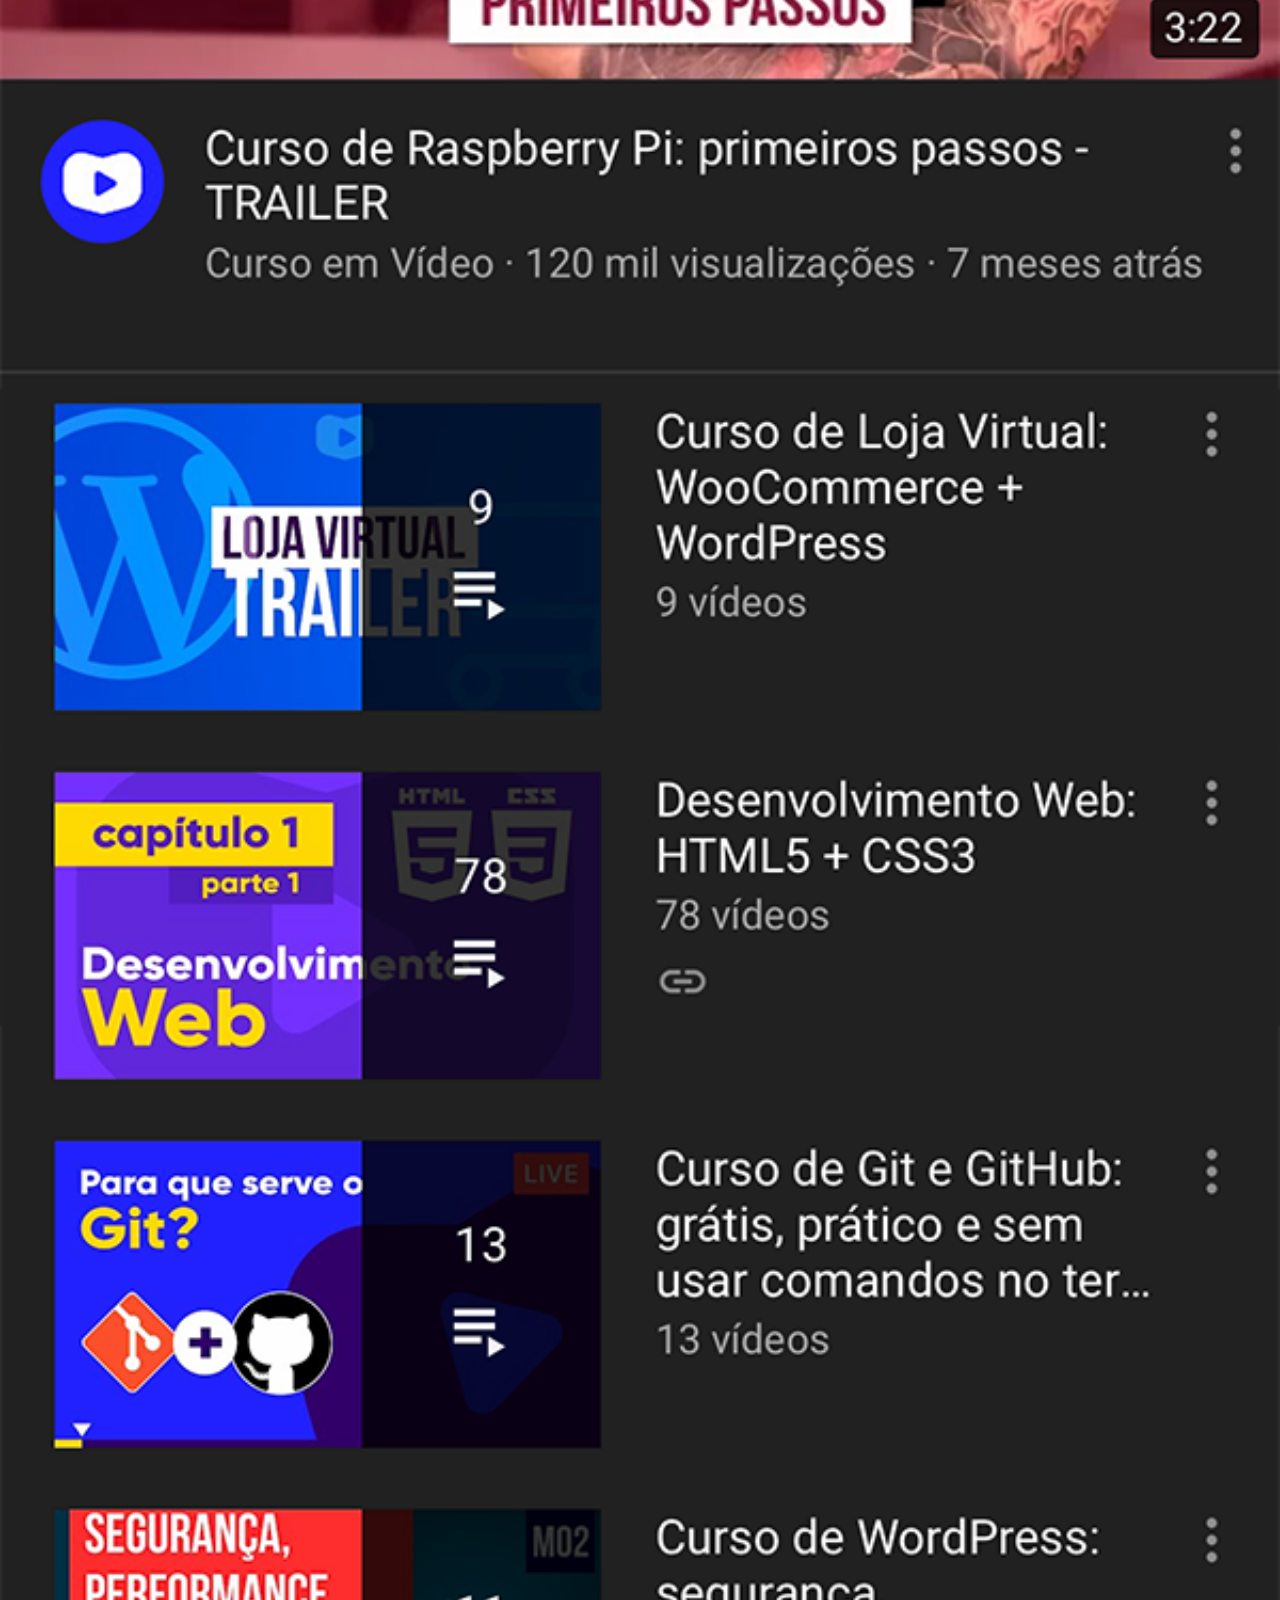
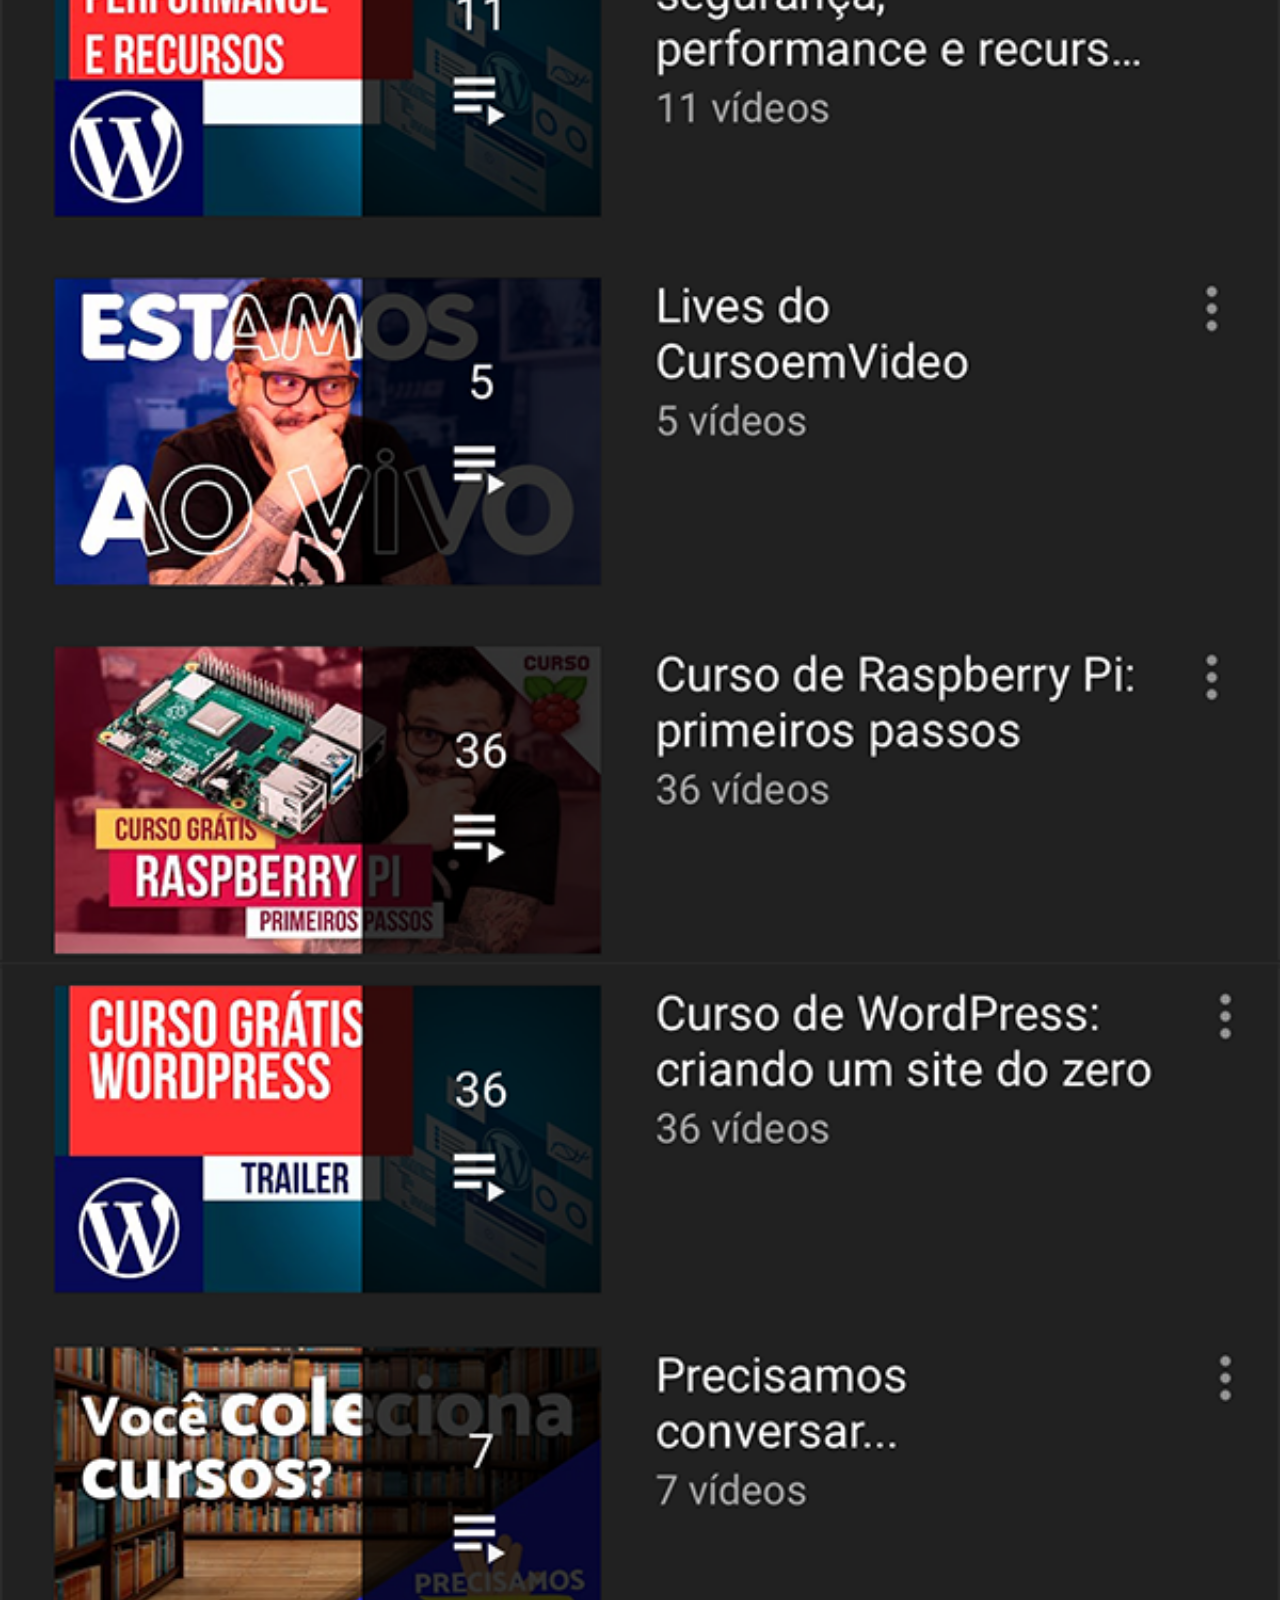
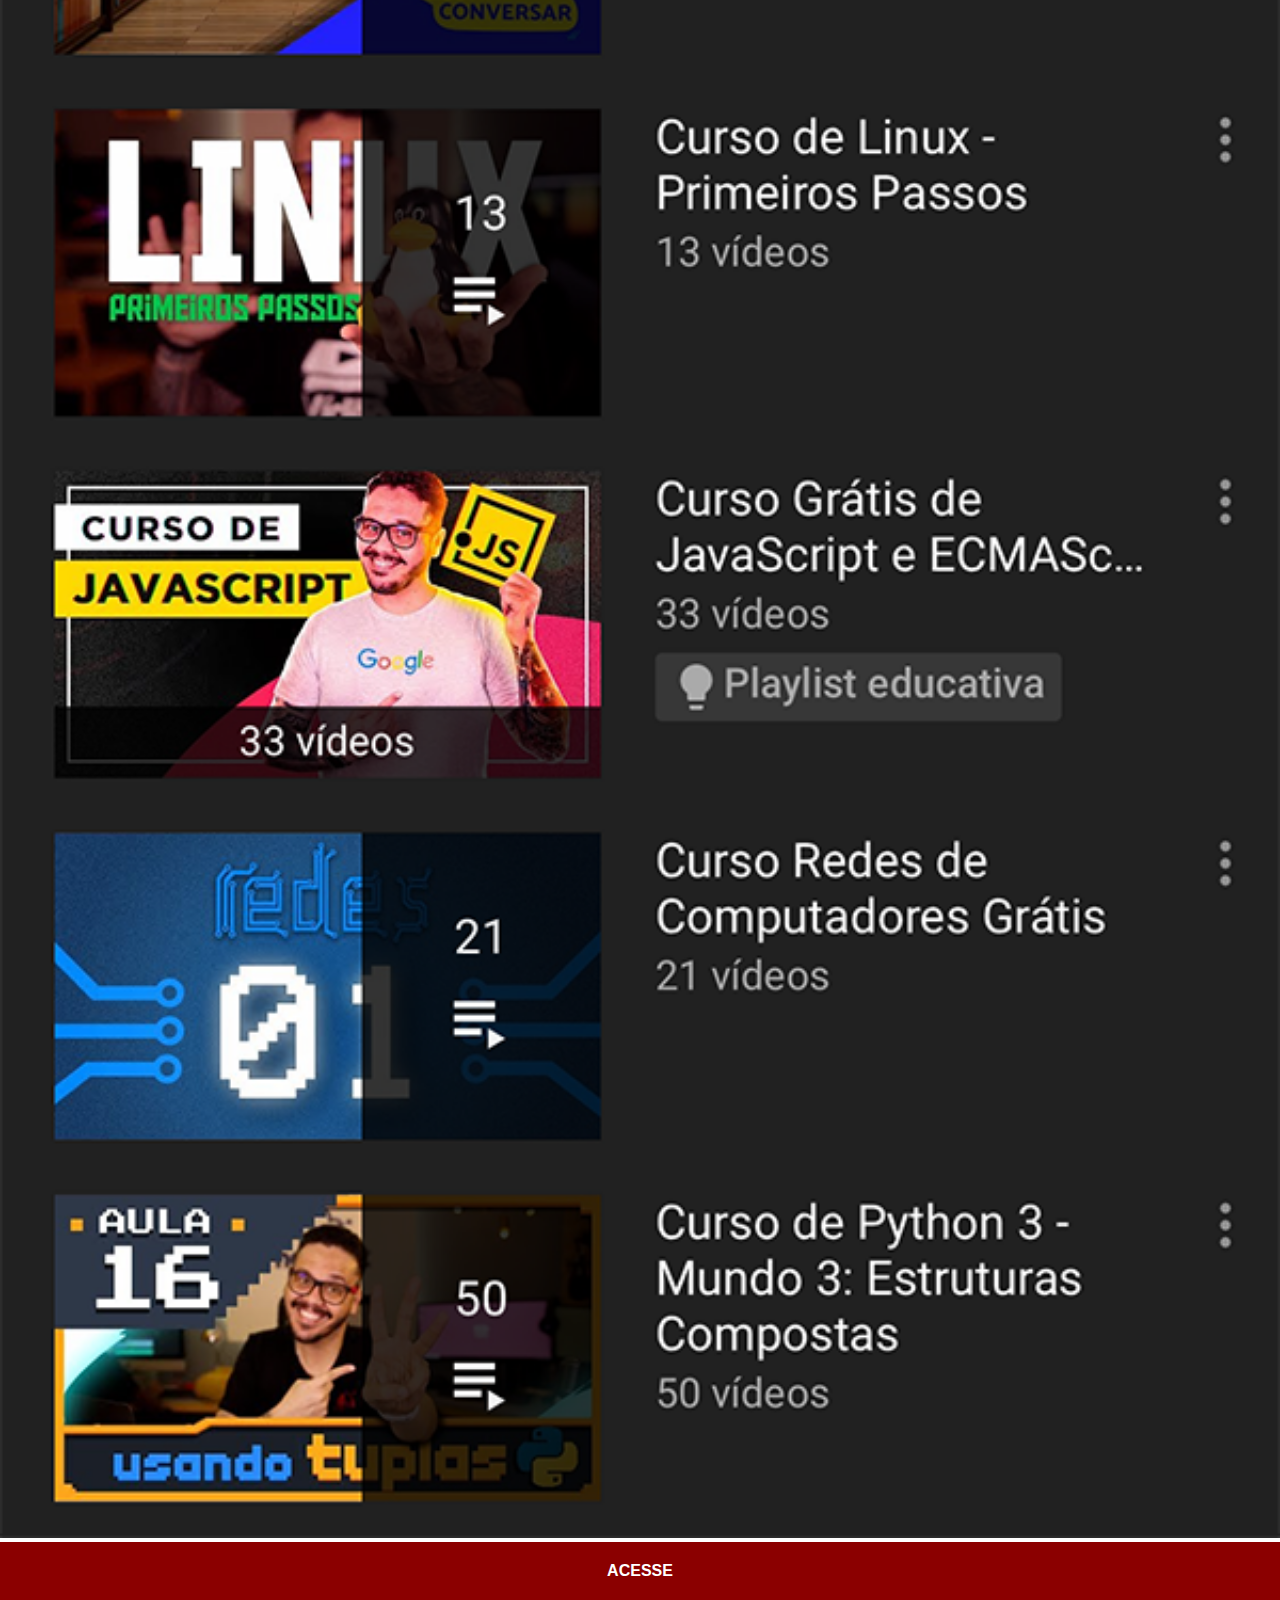
<file: youtube.html>
<!DOCTYPE html>
<html lang="pt-br">
<head>
    <meta charset="UTF-8">
    <meta name="viewport" content="width=device-width, initial-scale=1.0">
    <title>YouTube</title>
    <link rel="stylesheet" href="estilos/social.css">
</head>
<body>
    <img src="imagens/tela-youtube.png" alt="YouTube">
    <a href="https://www.youtube.com/user/cursoemvideo/playlists" target="_blank">ACESSE</a>
</body>
</html>
</file>
<file: estilos/style.css>
@charset "UTF-8";

* {
    margin: 0px;
    padding: 0px;
    font-family: Arial, Helvetica, sans-serif;
}

html, body {
    height: 100vh;
    width: 100vw;
    background-color: black;
}

body {
    background: url('../imagens/fundo-madeira.jpg') no-repeat top center;
    background-size: cover;
    background-attachment: fixed;
}

main {
    position: relative;
    height: 100vh;
}

section#telefone {
    position: absolute;
    top: 50%;
    left: 50%;
    transform: translate(-50%, -50%);

    height: 627px;
    width: 311px;
    background: url('../imagens/frame-iphone.png');
}

iframe#tela {
    position: relative;
    top: 80px;
    left: 22px;
    width: 267px;
    height: 471px;
}

section#redes-sociais {
    text-align: right;
}

section#redes-sociais img {
    width: 50px;
    margin: 10px;
    border-radius: 50%;
    box-shadow: 2px 2px 5px rgba(0, 0, 0, 0.233);
}

section#redes-sociais img:hover {
    border: 2px solid rgba(255, 255, 255, 0.748);
    transform: translate(-3px, -3px);
    box-shadow: 5px 5px 10px rgba(0, 0, 0, 0.644);
    transition: transform 0.3s, border 0.2s;
}
</file>
<file: estilos/social.css>
@charset "UTF-8";

* {
    margin: 0px;
    padding: 0px;
    font-family: Arial, Helvetica, sans-serif;
}

::-webkit-scrollbar {
    width: 0px;
    height: 0px;
}

img {
    width: 100vw;
}

a {
    display: block;
    background-color: darkred;
    color: white;
    padding: 20px;
    text-align: center;
    font-weight: bolder;
    text-decoration: none;
}

a:hover {
    background-color: red;
}
</file>
